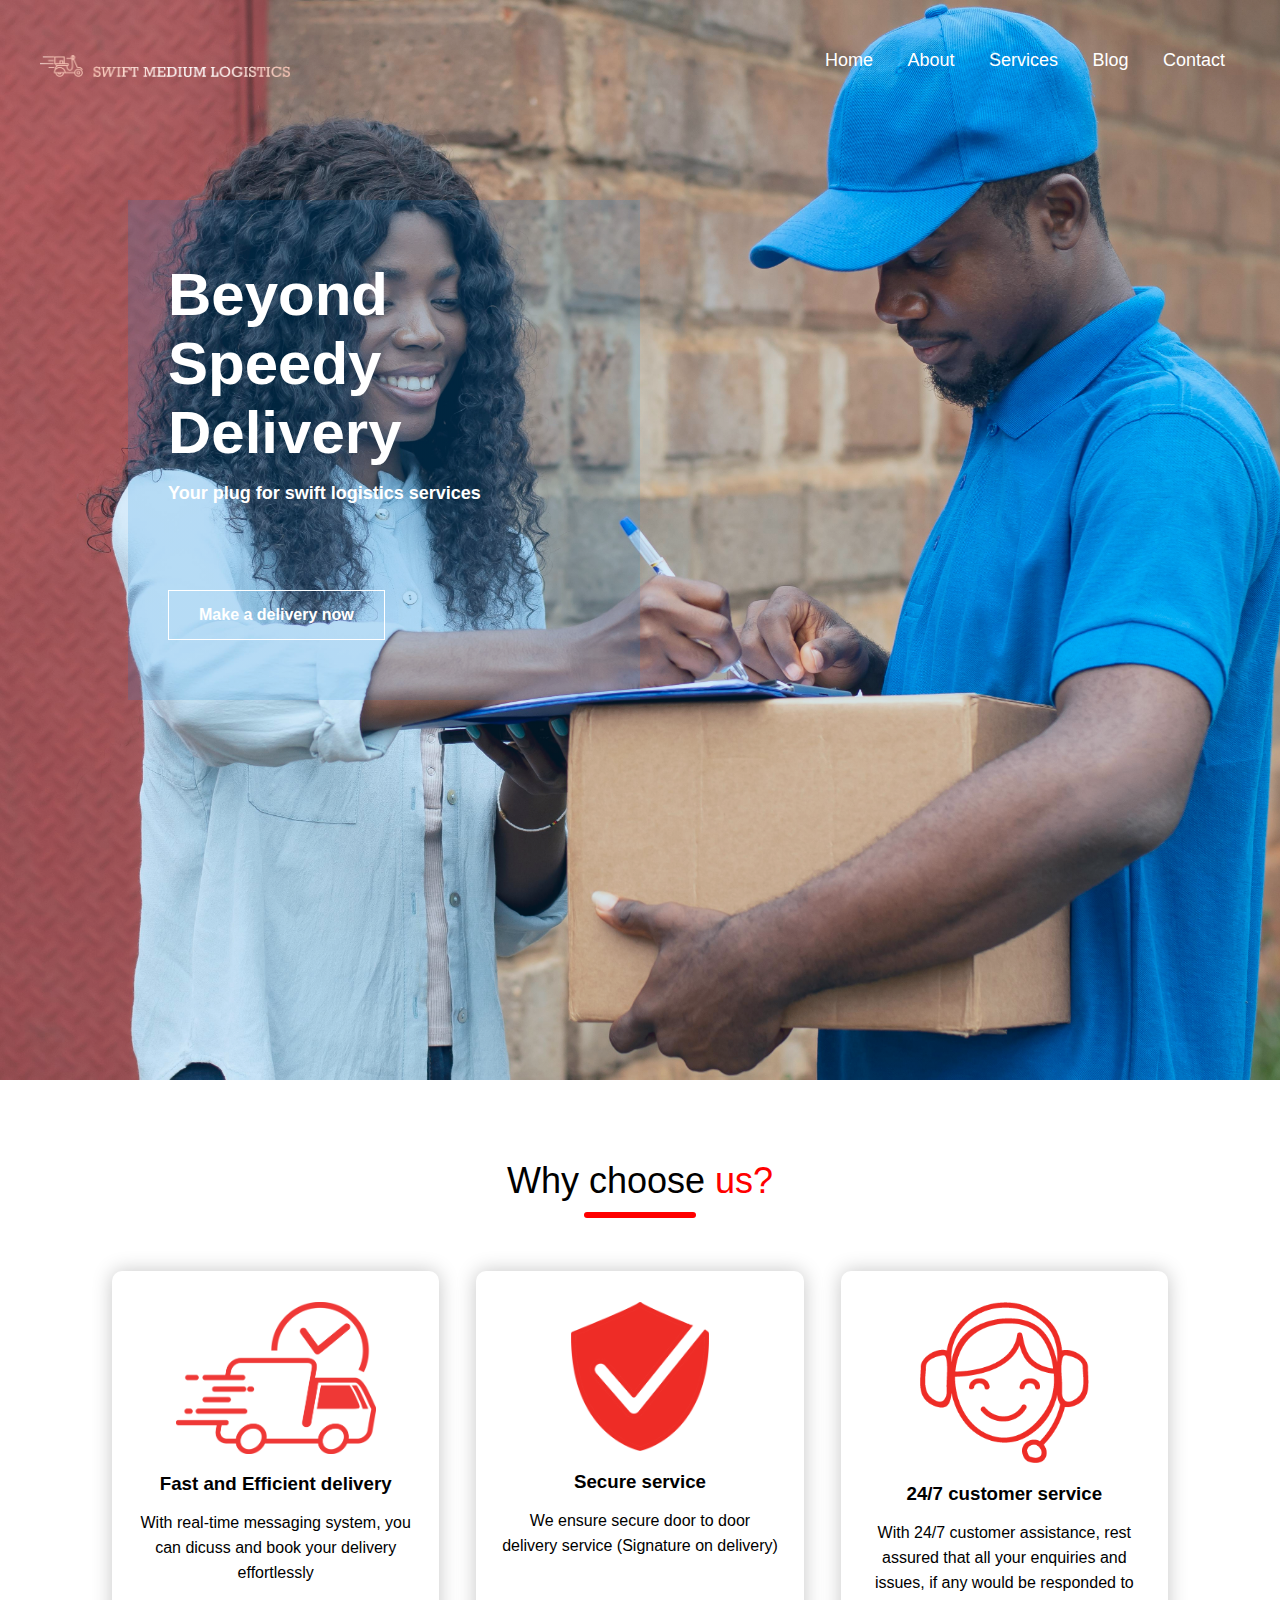
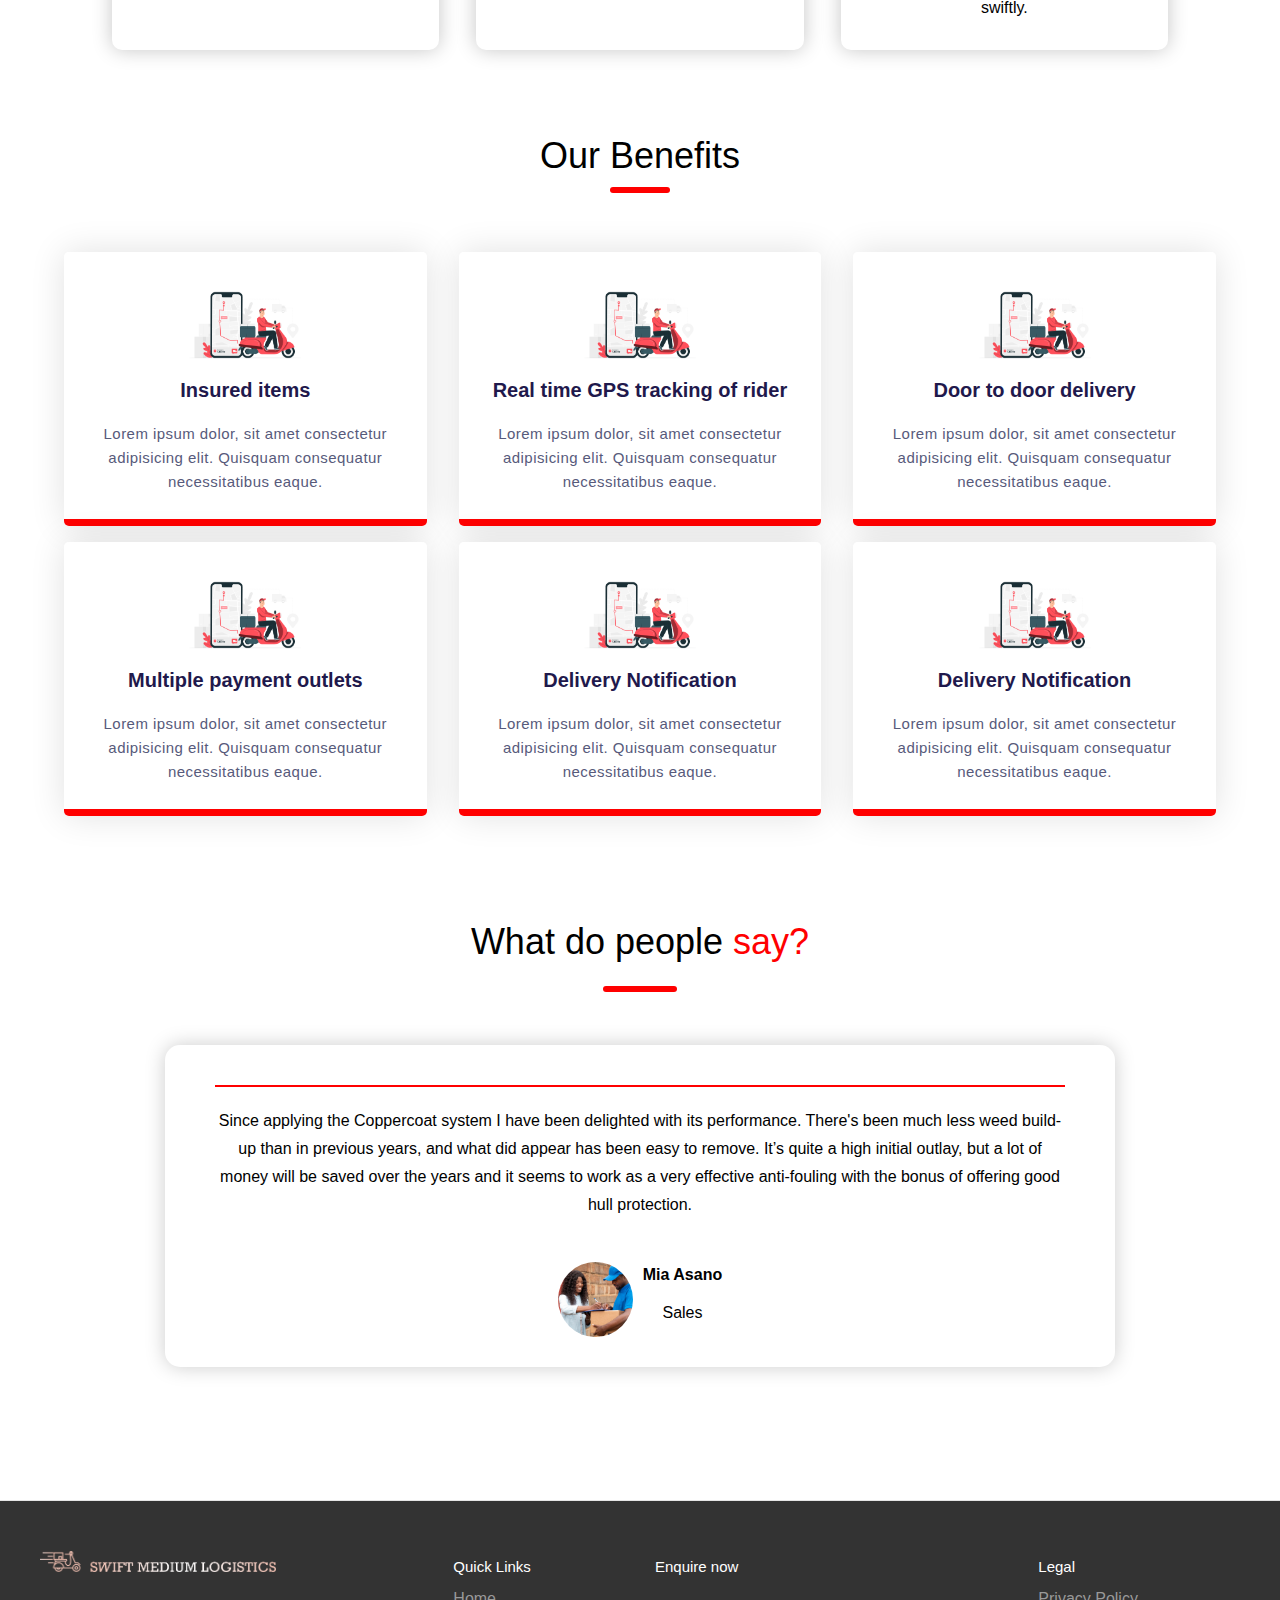
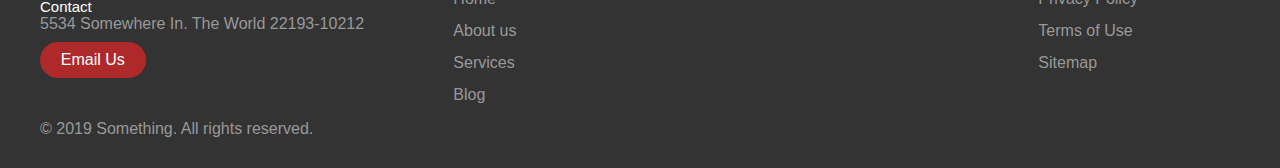
<file: home/index.html>
<!DOCTYPE html>
<html lang="en">

<head>
  <meta charset="UTF-8">
  <meta http-equiv="X-UA-Compatible" content="IE=edge">
  <meta name="viewport" content="width=device-width, initial-scale=1.0">
  <title>Document</title>
  <link rel="stylesheet" href="styles.css">
</head>

<body>

  <!-- Header -->

  <header>
    <nav>
      <a href="index.html"><img class="logo" src="img/SWIFT MEDIUM LOGISTICS logo.png"></a>
      <span class="nav-open-btn">=</span>
      <div class="wrapper">
        <div class="navlinks">
          <span class="nav-close-btn">X</span>
          <a href="index.html">Home</a>
          <a href="../about/about_us.html">About</a>
          <a href="../services/services.html">Services</a>
          <a href="">Blog</a>
          <a href="">Contact</a>
        </div>
      </div>
    </nav>

    <div class="textbox">
      <h1 onclick="close()">Beyond Speedy Delivery
        <p>Your plug for swift logistics services</p>
        <a href="https://www.deliveryorderforms.com/orderWithoutUpfrontPay/3NDd0s8MA0">Make a delivery now</a>
    </div>
  </header>




  <main>

    <!-- Perks -->

    <section class="perks">
      <h1>Why choose <span style="color: red;">us?</span></h1>

      <div class="row">
        <div class="col">
          <div class="img-container">
            <img src="img/speedy delivery.png">
          </div>
          <h3>Fast and Efficient delivery</h3>
          <p> With real-time messaging system, you can dicuss and book your delivery effortlessly</p>
        </div>

        <div class="col col-2">
          <div class="img-container-2">
            <img src="img/safe guard.png">
          </div>
          <h3>Secure service</h3>
          <p> We ensure secure door to door delivery service (Signature on delivery)</p>
        </div>

        <div class="col">
          <div class="img-container-3">
            <img src="img/customer.png">
          </div>
          <h3>24/7 customer service</h3>
          <p>With 24/7 customer assistance, rest assured that all your enquiries and issues,
            if any would be responded to swiftly.</p>
        </div>
      </div>
    </section>




    <!-- Benefits -->

    <section class="benefits">
      <h1> Our Benefits </h1>

      <div class="ben-row">

        <div class="column">
          <div class="card">
            <div class="icon-wrapper">
              <img src="img/3333449.jpg" style="width: 100%;">
            </div>
            <h3>Insured items</h3>
            <p>
              Lorem ipsum dolor, sit amet consectetur adipisicing elit. Quisquam
              consequatur necessitatibus eaque.
            </p>
          </div>
        </div>

        <div class="column">
          <div class="card">
            <div class="icon-wrapper">
              <img src="img/3333449.jpg" style="width: 100%;">
            </div>
            <h3>Real time GPS tracking of rider</h3>
            <p>
              Lorem ipsum dolor, sit amet consectetur adipisicing elit. Quisquam
              consequatur necessitatibus eaque.
            </p>
          </div>
        </div>

        <div class="column">
          <div class="card">
            <div class="icon-wrapper">
              <img src="img/3333449.jpg" style="width: 100%;">
            </div>
            <h3>Door to door delivery</h3>
            <p>
              Lorem ipsum dolor, sit amet consectetur adipisicing elit. Quisquam
              consequatur necessitatibus eaque.
            </p>
          </div>
        </div>

        <div class="column">
          <div class="card">
            <div class="icon-wrapper">
              <img src="img/3333449.jpg" style="width: 100%;">
            </div>
            <h3>Multiple payment outlets</h3>
            <p>
              Lorem ipsum dolor, sit amet consectetur adipisicing elit. Quisquam
              consequatur necessitatibus eaque.
            </p>
          </div>
        </div>

        <div class="column">
          <div class="card">
            <div class="icon-wrapper">
              <img src="img/3333449.jpg" style="width: 100%;">
            </div>
            <h3>Delivery Notification</h3>
            <p>
              Lorem ipsum dolor, sit amet consectetur adipisicing elit. Quisquam
              consequatur necessitatibus eaque.
            </p>
          </div>
        </div>

        <div class="column">
          <div class="card">
            <div class="icon-wrapper">
              <img src="img/3333449.jpg" style="width: 100%;">
            </div>
            <h3>Delivery Notification</h3>
            <p>
              Lorem ipsum dolor, sit amet consectetur adipisicing elit. Quisquam
              consequatur necessitatibus eaque.
            </p>
          </div>
        </div>

      </div>

    </section>




    <section class="testimonial">
      <h1> What do people <span style="color: red;">say?</span></h1>

      <div class="testimonial-container">
        <div class="progress-bar"></div>
        <div class="fas fa-quote-left fa-quote"></div>
        <div class="fas fa-quote-right fa-quote"></div>
        <p class="testimonial-text">
          Since applying the Coppercoat system I have been delighted with its performance. There's been much less weed
          build-up than in previous years, and what did appear has been easy to remove. It’s quite a high initial
          outlay, but a lot of money will be saved over the years and it seems to work as a very effective
          anti-fouling with the bonus of offering good hull protection.
        </p>
        <div class="user">
          <img src="img/hero.jpg" alt="user" class="user-image">
          <div class="user-details">
            <h4 class="username">Mia Asano</h4>
            <p class="role">Sales</p>
          </div>
        </div>
      </div>

    </section>





    <footer class="footer">
      <div class="footer__addr">
        <a class="footer__logo"><img src="img/SWIFT MEDIUM LOGISTICS logo.png" class="lg" style="width: 60%;"></a>

        <h2>Contact</h2>

        <address>
          5534 Somewhere In. The World 22193-10212<br>

          <a class="footer__btn" href="mailto:example@gmail.com">Email Us</a>
        </address>
      </div>

      <ul class="footer__nav">
        <li class="nav__item">
          <h2 class="nav__title">Quick Links</h2>

          <ul class="nav__ul">
            <li>
              <a href="#">Home</a>
            </li>

            <li>
              <a href="#">About us</a>
            </li>

            <li>
              <a href="#">Services</a>
            </li>

            <li>
              <a href="#">Blog</a>
            </li>
          </ul>
        </li>

        <li class="nav__item nav__item--extra">
          <h2 class="nav__title">Enquire now</h2>

          <div class="nav__ul nav__ul--extra">
          </div>
        </li>

        <li class="nav__item">
          <h2 class="nav__title">Legal</h2>

          <ul class="nav__ul">
            <li>
              <a href="#">Privacy Policy</a>
            </li>

            <li>
              <a href="#">Terms of Use</a>
            </li>

            <li>
              <a href="#">Sitemap</a>
            </li>
          </ul>
        </li>
      </ul>

      <div class="legal">
        <p>&copy; 2019 Something. All rights reserved.</p>

        <div class="legal__links">
          <span></span>
        </div>
      </div>
    </footer>
    

  </main>




  <script src="script.js"></script>
</body>

</html>
</file>
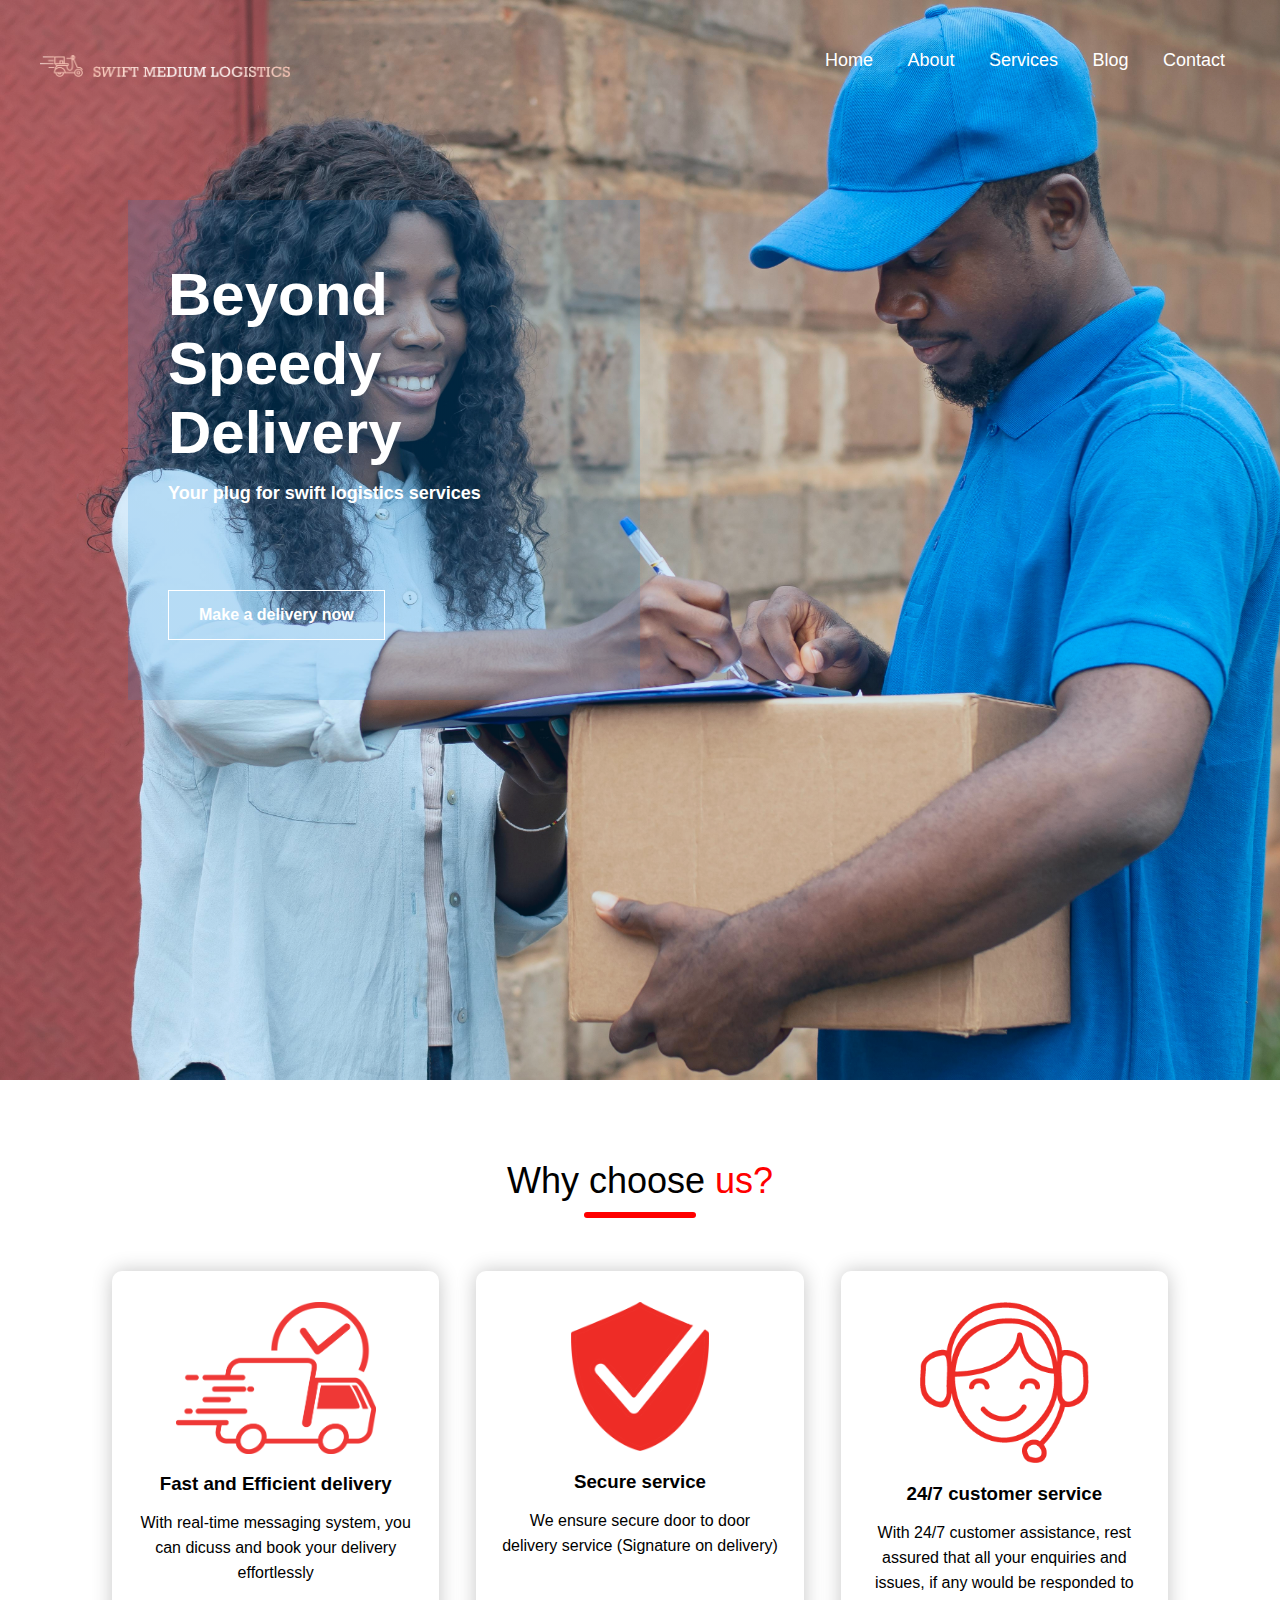
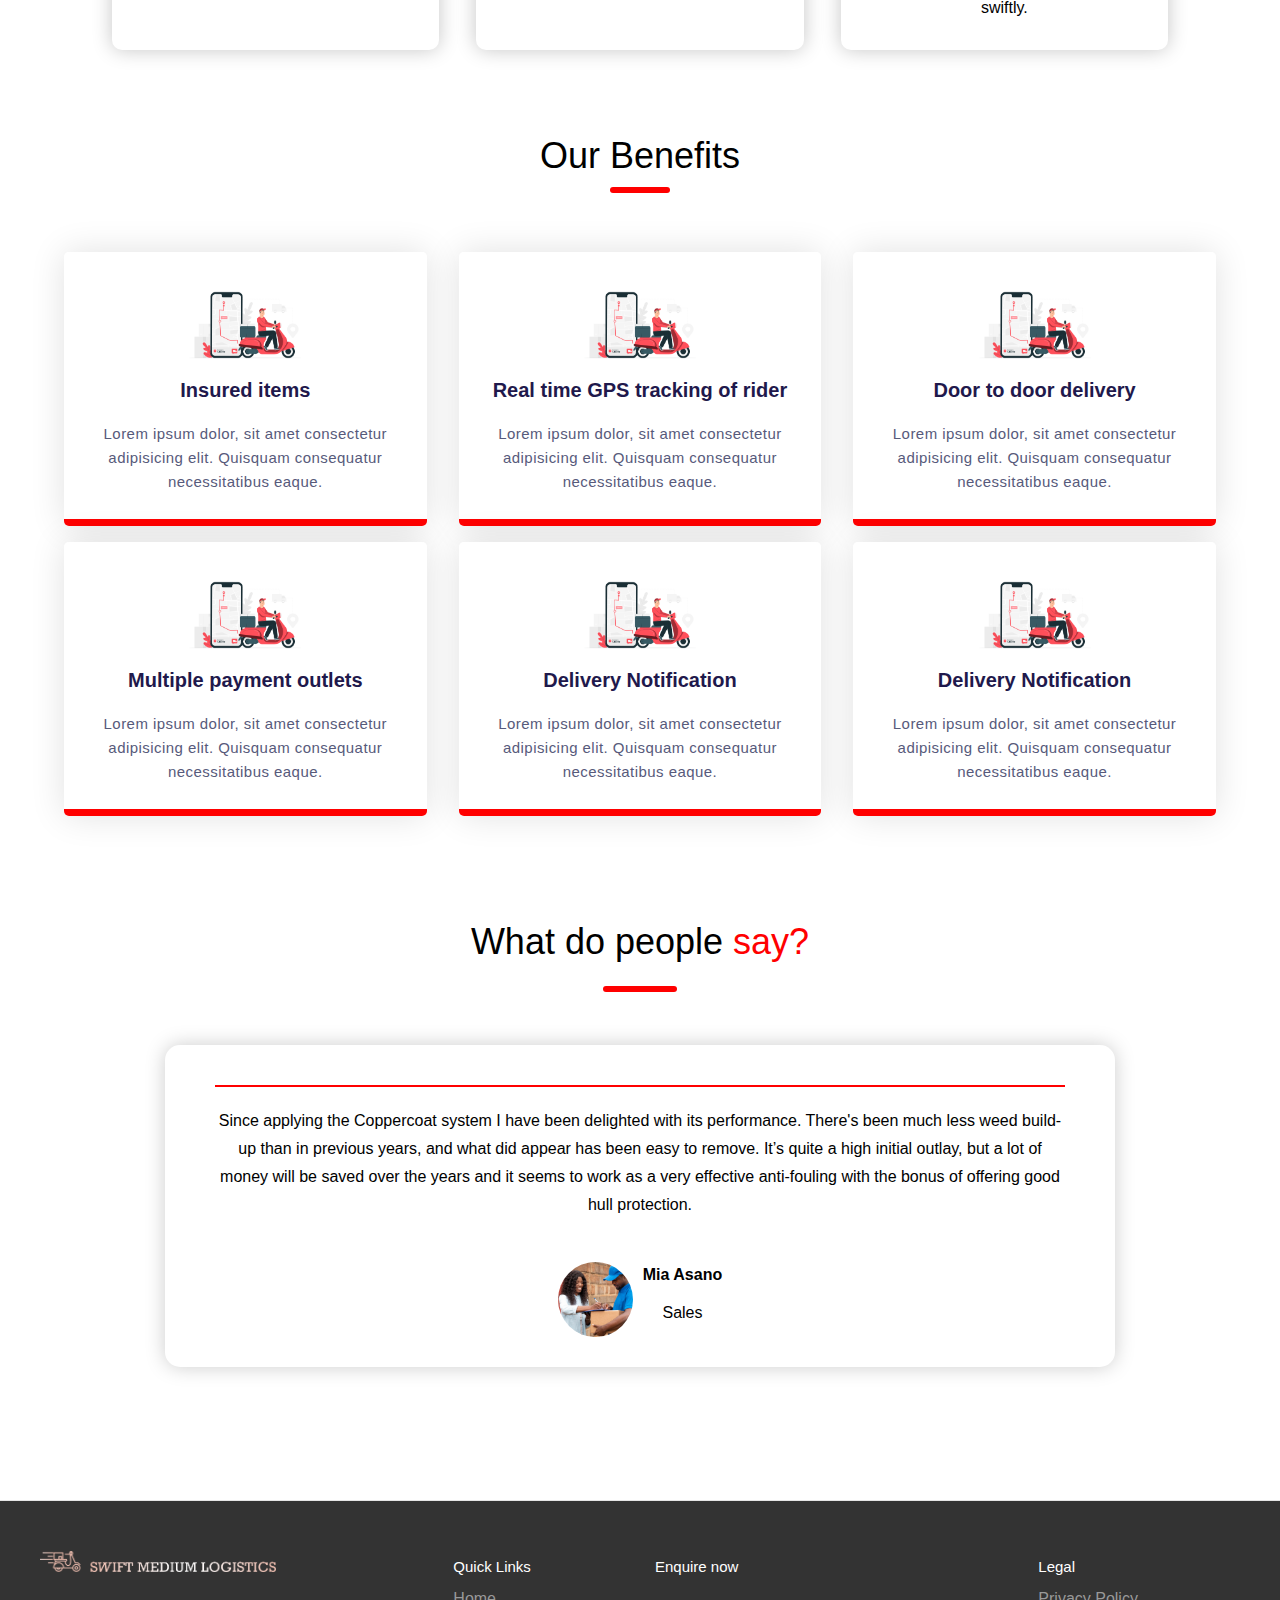
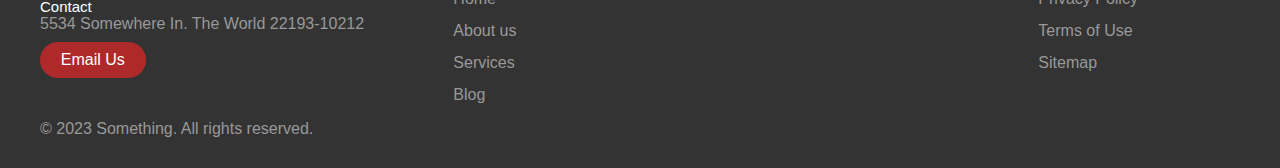
<file: sites/home/index.html>
<!DOCTYPE html>
<html lang="en">

<head>
  <meta charset="UTF-8">
  <meta http-equiv="X-UA-Compatible" content="IE=edge">
  <meta name="viewport" content="width=device-width, initial-scale=1.0">
  <title>Document</title>
  <link rel="stylesheet" href="styles.css">
</head>

<body>

  <!-- Header -->

  <header>
    <nav>
      <a href="index.html"><img class="logo" src="img/SWIFT MEDIUM LOGISTICS logo.png"></a>
      <span class="nav-open-btn">=</span>
      <div class="wrapper">
        <div class="navlinks">
          <span class="nav-close-btn">X</span>
          <a href="index.html">Home</a>
          <a href="../about/about_us.html">About</a>
          <a href="../services/services.html">Services</a>
          <a href="">Blog</a>
          <a href="">Contact</a>
        </div>
      </div>
    </nav>

    <div class="textbox">
      <h1 onclick="close()">Beyond Speedy Delivery
        <p>Your plug for swift logistics services</p>
        <a href="https://www.deliveryorderforms.com/orderWithoutUpfrontPay/3NDd0s8MA0">Make a delivery now</a>
    </div>
  </header>




  <main>

    <!-- Perks -->

    <section class="perks">
      <h1>Why choose <span style="color: red;">us?</span></h1>

      <div class="row">
        <div class="col">
          <div class="img-container">
            <img src="img/speedy delivery.png">
          </div>
          <h3>Fast and Efficient delivery</h3>
          <p> With real-time messaging system, you can dicuss and book your delivery effortlessly</p>
        </div>

        <div class="col col-2">
          <div class="img-container-2">
            <img src="img/safe guard.png">
          </div>
          <h3>Secure service</h3>
          <p> We ensure secure door to door delivery service (Signature on delivery)</p>
        </div>

        <div class="col">
          <div class="img-container-3">
            <img src="img/customer.png">
          </div>
          <h3>24/7 customer service</h3>
          <p>With 24/7 customer assistance, rest assured that all your enquiries and issues,
            if any would be responded to swiftly.</p>
        </div>
      </div>
    </section>




    <!-- Benefits -->

    <section class="benefits">
      <h1> Our Benefits </h1>

      <div class="ben-row">

        <div class="column">
          <div class="card">
            <div class="icon-wrapper">
              <img src="img/3333449.jpg" style="width: 100%;">
            </div>
            <h3>Insured items</h3>
            <p>
              Lorem ipsum dolor, sit amet consectetur adipisicing elit. Quisquam
              consequatur necessitatibus eaque.
            </p>
          </div>
        </div>

        <div class="column">
          <div class="card">
            <div class="icon-wrapper">
              <img src="img/3333449.jpg" style="width: 100%;">
            </div>
            <h3>Real time GPS tracking of rider</h3>
            <p>
              Lorem ipsum dolor, sit amet consectetur adipisicing elit. Quisquam
              consequatur necessitatibus eaque.
            </p>
          </div>
        </div>

        <div class="column">
          <div class="card">
            <div class="icon-wrapper">
              <img src="img/3333449.jpg" style="width: 100%;">
            </div>
            <h3>Door to door delivery</h3>
            <p>
              Lorem ipsum dolor, sit amet consectetur adipisicing elit. Quisquam
              consequatur necessitatibus eaque.
            </p>
          </div>
        </div>

        <div class="column">
          <div class="card">
            <div class="icon-wrapper">
              <img src="img/3333449.jpg" style="width: 100%;">
            </div>
            <h3>Multiple payment outlets</h3>
            <p>
              Lorem ipsum dolor, sit amet consectetur adipisicing elit. Quisquam
              consequatur necessitatibus eaque.
            </p>
          </div>
        </div>

        <div class="column">
          <div class="card">
            <div class="icon-wrapper">
              <img src="img/3333449.jpg" style="width: 100%;">
            </div>
            <h3>Delivery Notification</h3>
            <p>
              Lorem ipsum dolor, sit amet consectetur adipisicing elit. Quisquam
              consequatur necessitatibus eaque.
            </p>
          </div>
        </div>

        <div class="column">
          <div class="card">
            <div class="icon-wrapper">
              <img src="img/3333449.jpg" style="width: 100%;">
            </div>
            <h3>Delivery Notification</h3>
            <p>
              Lorem ipsum dolor, sit amet consectetur adipisicing elit. Quisquam
              consequatur necessitatibus eaque.
            </p>
          </div>
        </div>

      </div>

    </section>




    <section class="testimonial">
      <h1> What do people <span style="color: red;">say?</span></h1>

      <div class="testimonial-container">
        <div class="progress-bar"></div>
        <div class="fas fa-quote-left fa-quote"></div>
        <div class="fas fa-quote-right fa-quote"></div>
        <p class="testimonial-text">
          Since applying the Coppercoat system I have been delighted with its performance. There's been much less weed
          build-up than in previous years, and what did appear has been easy to remove. It’s quite a high initial
          outlay, but a lot of money will be saved over the years and it seems to work as a very effective
          anti-fouling with the bonus of offering good hull protection.
        </p>
        <div class="user">
          <img src="img/hero.jpg" alt="user" class="user-image">
          <div class="user-details">
            <h4 class="username">Mia Asano</h4>
            <p class="role">Sales</p>
          </div>
        </div>
      </div>

    </section>





    <footer class="footer">
      <div class="footer__addr">
        <a class="footer__logo"><img src="img/SWIFT MEDIUM LOGISTICS logo.png" class="lg" style="width: 60%;"></a>

        <h2>Contact</h2>

        <address>
          5534 Somewhere In. The World 22193-10212<br>

          <a class="footer__btn" href="mailto:example@gmail.com">Email Us</a>
        </address>
      </div>

      <ul class="footer__nav">
        <li class="nav__item">
          <h2 class="nav__title">Quick Links</h2>

          <ul class="nav__ul">
            <li>
              <a href="#">Home</a>
            </li>

            <li>
              <a href="#">About us</a>
            </li>

            <li>
              <a href="#">Services</a>
            </li>

            <li>
              <a href="#">Blog</a>
            </li>
          </ul>
        </li>

        <li class="nav__item nav__item--extra">
          <h2 class="nav__title">Enquire now</h2>

          <div class="nav__ul nav__ul--extra">
          </div>
        </li>

        <li class="nav__item">
          <h2 class="nav__title">Legal</h2>

          <ul class="nav__ul">
            <li>
              <a href="#">Privacy Policy</a>
            </li>

            <li>
              <a href="#">Terms of Use</a>
            </li>

            <li>
              <a href="#">Sitemap</a>
            </li>
          </ul>
        </li>
      </ul>

      <div class="legal">
        <p>&copy; 2023 Something. All rights reserved.</p>

        <div class="legal__links">
          <span></span>
        </div>
      </div>
    </footer>
    

  </main>




  <script src="script.js"></script>
</body>

</html>
</file>
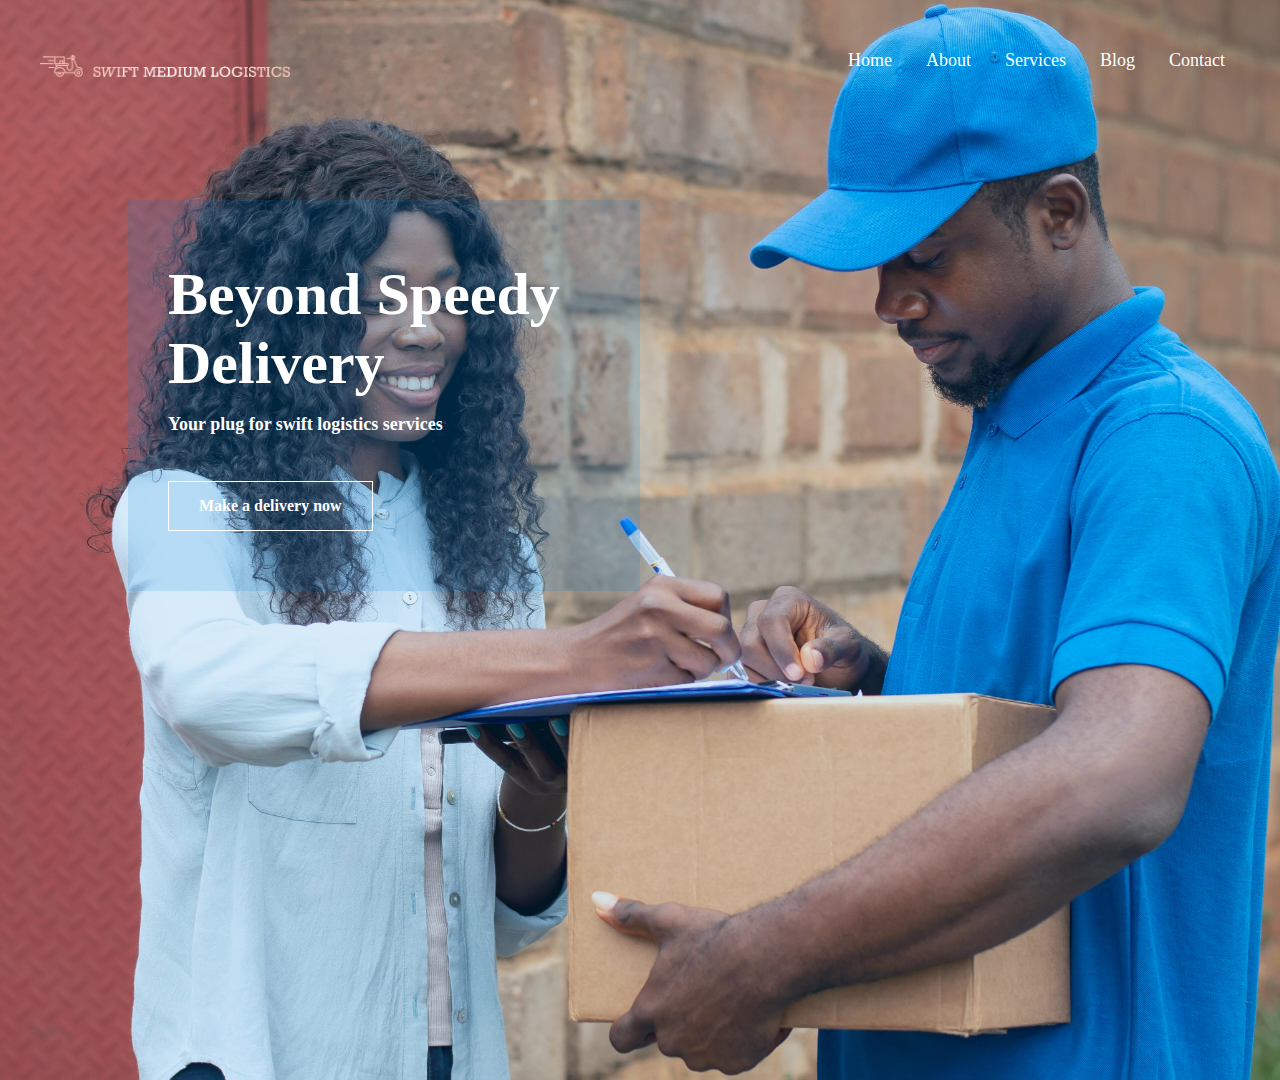
<file: about/about_us.html>
<!DOCTYPE html>
<html lang="en">

<head>
    <meta charset="UTF-8">
    <meta http-equiv="X-UA-Compatible" content="IE=edge">
    <meta name="viewport" content="width=device-width, initial-scale=1.0">
    <title>Document</title>
    <link rel="stylesheet" href="styles.css">
</head>

<body>
    <header>
        <nav>
            <a href="../home/index.html"><img class="logo" src="SWIFT MEDIUM LOGISTICS logo.png"></a>
            <span class="nav-open-btn">=</span>
            <div class="navlinks">
                <span class="nav-close-btn">X</span>
                <a href="../home/index.html">Home</a>
                <a href="about_us.html">About</a>
                <a href="../services/services.html">Services</a>
                <a href="">Blog</a>
                <a href="">Contact</a>

            </div>
        </nav>

        <div class="textbox">
            <h1 onclick="close()">Beyond Speedy Delivery
                <p>Your plug for swift logistics services</p>
                <a href="">Make a delivery now</a>
        </div>
    </header>
    <main>

    </main>
</body>
</html>
</file>
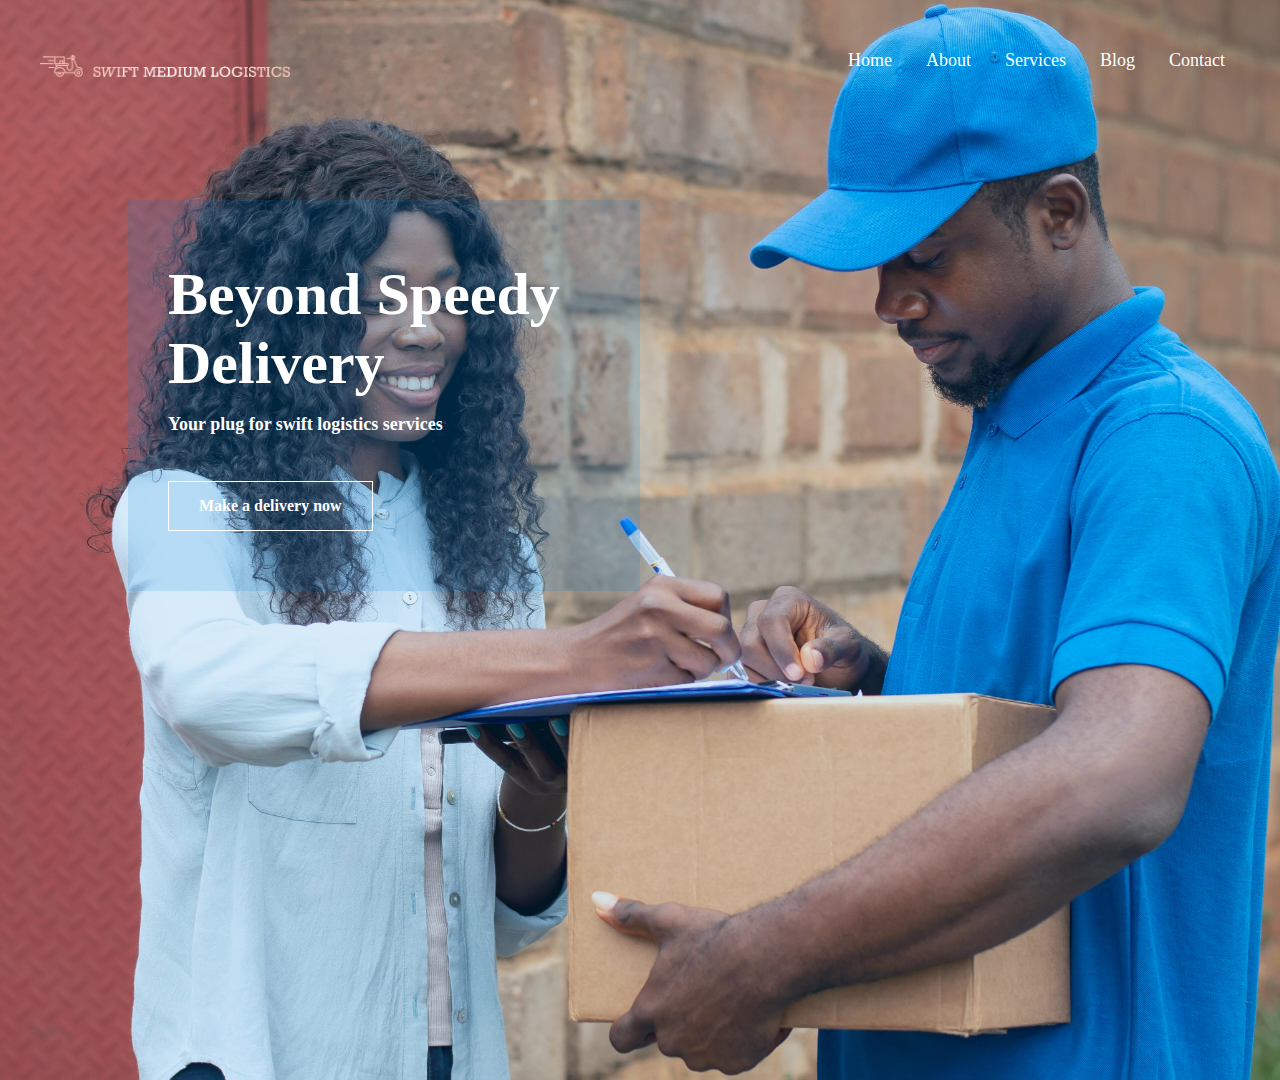
<file: services/services.html>
<!DOCTYPE html>
<html lang="en">

<head>
    <meta charset="UTF-8">
    <meta http-equiv="X-UA-Compatible" content="IE=edge">
    <meta name="viewport" content="width=device-width, initial-scale=1.0">
    <title>Document</title>
    <link rel="stylesheet" href="styles.css">
</head>

<body>
    <header>
        <nav>
            <a href="../home/index.html"><img class="logo" src="SWIFT MEDIUM LOGISTICS logo.png"></a>
            <span class="nav-open-btn">=</span>
            <div class="navlinks">
                <span class="nav-close-btn">X</span>
                <a href="../home/index.html">Home</a>
                <a href="../about/about_us.html">About</a>
                <a href="services.html">Services</a>
                <a href="">Blog</a>
                <a href="">Contact</a>

            </div>
        </nav>

        <div class="textbox">
            <h1 onclick="close()">Beyond Speedy Delivery
                <p>Your plug for swift logistics services</p>
                <a href="">Make a delivery now</a>
        </div>
    </header>
    <main>

    </main>
</body>
</html>
</file>
<file: home/styles.css>
* {
    margin: 0;
    padding: 0;
    box-sizing: border-box;
    font-family: 'Segoe UI', Tahoma, Geneva, Verdana, sans-serif;
}



/*Header*/

header {
    background-image: linear-gradient(rgba(0, 133, 222, 0.151), rgba(0, 133, 222, 0.151)), url(img/hero.jpg);
    background-position: center;
    background-size: cover;
    width: 100%;
    min-height: 120vh;
}

nav {
    display: flex;
    justify-content: space-between;
    align-items: center;
    padding: 30px 40px;
}

.logo {
    width: 250px;
}

.navlinks {
    text-align: right;
    flex: 1;
}

.navlinks a {
    text-decoration: none;
    color: #fff;
    padding: 20px 15px;
    display: inline-block;
    font-size: 18px;
}

.navlinks a::after {
    content: '';
    width: 0;
    height: 5px;
    display: block;
    background-color: rgb(223, 27, 27);
    transition: 0.3s;
    margin-top: 10px;
}

.navlinks a:hover::after {
    width: 100%;

}

.nav-open-btn {
    color: white;
    display: block;
    font-size: 40px;
    cursor: pointer;
    display: none;
    font-weight: bolder;
}

.nav-close-btn {
    margin-top: 20px;
    margin-left: 30px;
    margin-bottom: 35px;
    color: white;
    font-size: 22px;
    font-weight: bolder;
    cursor: pointer;
    display: none;
}

.nav-open-btn:hover {
    color: #f44336;
}

.nav-close-btn:hover {
    color: black;
}

/*End of Header*/





/*Responsive header*/

@media screen and (max-width: 750px) {
    .logo {
        width: 225px;
    }

    nav {
        padding: 30px 15px;
    }

    .wrapper {
        position: absolute;
        top: 0;
        right: 0;
        background-color: rgba(0, 0, 0, 0.5);
        width: 100%;
        height: 120vh;
        display: none;
    }

    .navlinks {
        text-align: left;
        position: absolute;
        top: 0;
        right: 0;
        background-color: #f44336;
        width: 60%;
        height: 120vh;
        display: none;
    }

    .navlinks a {
        display: block;
        padding: 20px 30px;
        text-align: center;
    }

    .navlinks a::after {
        display: none;
    }

    .navlinks a:hover {
        color: black;
        background: white;
        transition: 0.2s;
    }

    .nav-open-btn {
        display: block;
    }

    .nav-close-btn {
        display: inline-block;
    }
}

/*End of Responsive header*/




/*Header's Textboxt*/

.textbox {
    padding: 60px 40px;
    background-color: rgba(0, 133, 222, 0.151);
    width: 40%;
    color: white;
    margin-left: 10%;
    margin-top: 5%;
}

.textbox h1 {
    font-size: 60px;
}

.textbox p {
    margin-top: 15px;
    margin-bottom: 35px;
    font-size: 18px;
    line-height: 23px;
}

.textbox a {
    display: inline-block;
    color: #fff;
    text-decoration: none;
    border: 1px solid #fff;
    padding: 15px 30px;
    margin-top: 50px;
    background: transparent;
    cursor: pointer;
    font-size: 16px;
}

.textbox a:hover {
    background-color: #f44336;
    border: 1px solid #f44336;
    transition: 0.7s;
}

/*End of Header's Textboxt*/




/* Responsive header's text box*/
@media screen and (max-width: 850px) {
    .textbox {
        margin-top: 30%;
        width: 50%;
    }
}

@media screen and (max-width: 750px) {
    .textbox h1 {
        font-size: 35px;
    }

    .textbox p {
        font-size: 15px;
        margin: 0;
        margin: 10px 0;
    }

    .textbox {
        width: 100%;
        text-align: center;
        background-color: transparent;
        margin-left: 0;
        margin-top: 55%;
    }

    .textbox a {
        margin: 0;
    }
}

/*End of Responsive header's text box*/




/* Perks section*/

.perks {
    width: 90%;
    margin: auto;
    text-align: center;
    padding-top: 80px;
}

.perks>h1 {
    font-size: 36px;
    font-weight: 500;
}

.perks>h1::after {
    content: "";
    width: 10%;
    padding: 1px 3px;
    height: 4px;
    background-color: red;
    display: block;
    margin: 0 auto;
    border-radius: 10px;
    margin-top: 10px;
}

.row {
    margin-top: 5%;
    display: flex;
    justify-content: space-between;
}

.col {
    flex-basis: 31%;
    border-radius: 10px;
    margin-bottom: 5%;
    padding: 0 10px;
    box-shadow: 0 0px 20px 0px rgba(0, 0, 0, 0.226);
}

.col .img-container {
    width: 65%;
    margin: auto;
    margin-top: 10%;
    margin-bottom: 5%;
}

.img-container img {
    width: 100%;
}

.img-container-2 img {
    width: 100%;
}

.img-container-2 {
    width: 45%;
    margin: auto;
    margin-top: 10%;
    margin-bottom: 5%;
}

.img-container-3 img {
    width: 100%;
}

.img-container-3 {
    width: 55%;
    margin: auto;
    margin-top: 10%;
    margin-bottom: 5%;
}

.col h3 {
    font-weight: 600;
    margin: 0;
    text-align: center;
}

.col p {
    line-height: 25px;
    font-weight: 400;
    margin-bottom: 5%;
    padding: 15px;
}

/*End of Perks section*/




/* Responsive coloumn for perks */

@media screen and (width: 810px) {
    .col {
        padding: 25px;
    }

    .col p {
        display: none;
    }
}


@media screen and (max-width:750px) {
    .perks {
        padding-top: 50px;
        margin-bottom: 15%;
    }

    .perks h1 {
        margin-bottom: 10%;
    }

    .perks h1::after,
    .about-us h1::after {
        width: 20%;
    }

    .row {
        flex-direction: column;
        align-items: center;
    }

    .col {
        width: 100%;
        box-shadow: 0 0 20px 0px rgba(0, 0, 0, 0.205);
        padding: 40px 10px;
    }

    .col h3 {
        margin: 0;
        font-size: 22px;
    }

    .col p {
        margin: 0;
        display: none;
    }

    .col .img-container {
        margin-top: 0;
        margin-bottom: 25px;
    }

    .img-container img {
        width: 70%;
    }

    .img-container-2 {
        margin-top: 0;
        margin-bottom: 25px;
    }

    .img-container-2 img {
        width: 65%;
    }

    .img-container-3 img {
        width: 55%;
    }

    .img-container-3 {
        margin-top: 0;
        margin-bottom: 8%;
    }

}

/*End of Responsive coloumn for perks */





/*About us section*/

.benefits {
    width: 100%;
    display: grid;
    margin: auto;
    place-items: center;
}

.benefits>h1 {
    font-size: 36px;
    font-weight: 500;
}

.benefits>h1::after {
    content: "";
    width: 10%;
    padding: 1px 20px;
    height: 4px;
    background-color: red;
    display: block;
    margin: 0 auto;
    border-radius: 10px;
    margin-top: 10px;
}

.ben-row {
    margin-top: 5%;
    display: flex;
    flex-wrap: wrap;
}

.column {
    width: 100%;
    padding: 0 1em 1em 1em;
    text-align: center;
}

.card {
    width: 100%;
    height: 100%;
    padding: 2em 1.5em;
    background: linear-gradient(#ffffff 50%, red 50%);
    background-size: 100% 200%;
    background-position: 0 2.5%;
    border-radius: 5px;
    box-shadow: 0 0 35px rgba(0, 0, 0, 0.12);
    cursor: pointer;
    transition: 0.5s;
}

.card h3 {
    font-size: 20px;
    font-weight: 600;
    color: #1f194c;
    margin: 1em 0;
}

.card p {
    color: #575a7b;
    font-size: 15px;
    line-height: 1.6;
    letter-spacing: 0.03em;
}

.icon-wrapper {
    position: relative;
    margin: auto;
    font-size: 30px;
    height: 2.5em;
    width: 4em;
    color: #ffffff;
    border-radius: 50%;
    display: grid;
    place-items: center;
    transition: 0.5s;
}

.card:hover {
    background-position: 0 100%;
}

.card:hover .icon-wrapper {
    background-color: #ffffff;
    color: red;
}

.card:hover h3 {
    color: #ffffff;
}

.card:hover p {
    color: #f0f0f0;
}


@media screen and (max-width:750px){
    .ben-row{
        margin-top: 10%;
    }

}

@media screen and (min-width: 768px) {
    section {
        padding: 0 2em;
    }

    .column {
        flex: 0 50%;
        max-width: 50%;
    }
}

@media screen and (min-width: 992px) {
    section {
        padding: 1em 3em;
    }

    .column {
        flex: 0 0 33.33%;
        max-width: 33.33%;
    }
}




.testimonial {
    width: 90%;
    display: flex;
    flex-direction: column;
    align-items: center;
    justify-content: center;
    overflow: hidden;
    margin: 0 auto;
    margin-top: 5%;
    margin-bottom: 5%;
}

.testimonial>h1 {
    font-size: 36px;
    font-weight: 500;
}

.testimonial>h1::after {
    content: "";
    width: 10%;
    padding: 1px 20px;
    height: 4px;
    background-color: red;
    display: block;
    margin: 0 auto;
    border-radius: 10px;
    margin-top: 30px;
}

.testimonial-text {
    display: flex;
    flex-direction: column;
    align-items: center;
    justify-content: center;
    overflow: hidden;
    margin: 0;
}


.testimonial-container {
    border-radius: 15px;
    width: 90%;
    margin: 0 auto;
    padding: 30px 50px;
    position: relative;
    box-shadow: 0 0 20px 0px rgba(0, 0, 0, 0.205);
    margin-top: 5%;
    margin-bottom: 5%;
}

.fa-quote {
    color: rgba(255, 255, 255, 0.3);
    font-size: 28px;
    position: absolute;
    top: 70px;
}

.fa-quote-left {
    left: 40px;
}

.fa-quote-right {
    right: 40px;
}

.testimonial {
    line-height: 28px;
    text-align: center;
}

.user {
    display: flex;
    align-items: center;
    justify-content: center;
    margin-top: 5%;
}

.user .user-image {
    border-radius: 50%;
    height: 75px;
    width: 75px;
    object-fit: cover;
}

.user .user-details {
    margin-left: 10px;
}

.user .username {
    margin: 0;
}

.user .role {
    font-weight: normal;
    margin: 10px 0;
}

.progress-bar {
    background-color: red;
    height: 2px;
    width: 100%;
    animation: grow 3.5s linear infinite;
    transform-origin: left;
    margin: 10px 0 20px 0;
}

@keyframes grow {
    0% {
        transform: scaleX(0);
    }
}

@media (max-width: 768px) {
    .testimonial{
        margin-top: 15%;
    }

    .testimonial-container {
        padding: 20px 30px;
        margin-top: 10%;
    }

    .fa-quote {
        display: none;
    }
}






footer{
    width: 100%;
    background-color: #333333;
    display: flex;
    flex-flow: row wrap;
    padding: 50px 40px 30px 40px;
    border-top: 1px solid #e5e5e5;
    color: white;
}


.footer > * {
    flex:  1 100%;
  }
  
  .footer__addr {
    margin-right: 1.25em;
    margin-bottom: 2em;
  }
  
  .footer__logo {
    font-family: 'Pacifico', cursive;
    font-weight: 400;
    text-transform: lowercase;
    font-size: 1.5rem;
  }
  
  .footer__addr h2 {
    margin-top: 1.3em;
    font-size: 15px;
    font-weight: 400;
  }
  
  .nav__title {
    font-weight: 400;
    font-size: 15px;
  }
  
  .footer address {
    font-style: normal;
    color: #999;
  }
  
  .footer__btn {
    display: flex;
    align-items: center;
    justify-content: center;
    height: 36px;
    max-width: max-content;
    background-color: rgba(235, 39, 39, 0.671);
    border-radius: 100px;
    color: white;
    line-height: 0;
    margin: 0.6em 0;
    font-size: 1rem;
    padding: 0 1.3em;
  }
  
  .footer ul {
    list-style: none;
    padding-left: 0;
  }
  
  .footer li {
    line-height: 2em;
  }
  
  .footer a {
    text-decoration: none;
  }
  
  .footer__nav {
    display: flex;
      flex-flow: row wrap;
  }
  
  .footer__nav > * {
    flex: 1 50%;
    margin-right: 1.25em;
  }
  
  .nav__ul a {
    color: #999;
  }
  
  .nav__ul--extra {
    column-count: 2;
    column-gap: 1.25em;
  }
  
  .legal {
    display: flex;
    flex-wrap: wrap;
    color: #999;
  }
    
  .legal__links {
    display: flex;
    align-items: center;
  }
  
  .heart {
    color: #2f2f2f;
  }
  
  @media screen and (min-width: 24.375em) {
    .legal .legal__links {
      margin-left: auto;
    }
  }
  
  @media screen and (min-width: 40.375em) {
    .footer__nav > * {
      flex: 1;
    }
    
    .nav__item--extra {
      flex-grow: 2;
    }
    
    .footer__addr {
      flex: 1 0px;
    }
    
    .footer__nav {
      flex: 2 0px;
    }
  }
</file>
<file: sites/home/styles.css>
* {
    margin: 0;
    padding: 0;
    box-sizing: border-box;
    font-family: 'Segoe UI', Tahoma, Geneva, Verdana, sans-serif;
}



/*Header*/

header {
    background-image: linear-gradient(rgba(0, 133, 222, 0.151), rgba(0, 133, 222, 0.151)), url(img/hero.jpg);
    background-position: center;
    background-size: cover;
    width: 100%;
    min-height: 120vh;
}

nav {
    display: flex;
    justify-content: space-between;
    align-items: center;
    padding: 30px 40px;
}

.logo {
    width: 250px;
}

.navlinks {
    text-align: right;
    flex: 1;
}

.navlinks a {
    text-decoration: none;
    color: #fff;
    padding: 20px 15px;
    display: inline-block;
    font-size: 18px;
}

.navlinks a::after {
    content: '';
    width: 0;
    height: 5px;
    display: block;
    background-color: rgb(223, 27, 27);
    transition: 0.3s;
    margin-top: 10px;
}

.navlinks a:hover::after {
    width: 100%;

}

.nav-open-btn {
    color: white;
    display: block;
    font-size: 40px;
    cursor: pointer;
    display: none;
    font-weight: bolder;
}

.nav-close-btn {
    margin-top: 20px;
    margin-left: 30px;
    margin-bottom: 35px;
    color: white;
    font-size: 22px;
    font-weight: bolder;
    cursor: pointer;
    display: none;
}

.nav-open-btn:hover {
    color: #f44336;
}

.nav-close-btn:hover {
    color: black;
}

/*End of Header*/





/*Responsive header*/

@media screen and (max-width: 750px) {
    .logo {
        width: 225px;
    }

    nav {
        padding: 30px 15px;
    }

    .wrapper {
        position: absolute;
        top: 0;
        right: 0;
        background-color: rgba(0, 0, 0, 0.5);
        width: 100%;
        height: 120vh;
        display: none;
    }

    .navlinks {
        text-align: left;
        position: absolute;
        top: 0;
        right: 0;
        background-color: #f44336;
        width: 60%;
        height: 120vh;
        display: none;
    }

    .navlinks a {
        display: block;
        padding: 20px 30px;
        text-align: center;
    }

    .navlinks a::after {
        display: none;
    }

    .navlinks a:hover {
        color: black;
        background: white;
        transition: 0.2s;
    }

    .nav-open-btn {
        display: block;
    }

    .nav-close-btn {
        display: inline-block;
    }
}

/*End of Responsive header*/




/*Header's Textboxt*/

.textbox {
    padding: 60px 40px;
    background-color: rgba(0, 133, 222, 0.151);
    width: 40%;
    color: white;
    margin-left: 10%;
    margin-top: 5%;
}

.textbox h1 {
    font-size: 60px;
}

.textbox p {
    margin-top: 15px;
    margin-bottom: 35px;
    font-size: 18px;
    line-height: 23px;
}

.textbox a {
    display: inline-block;
    color: #fff;
    text-decoration: none;
    border: 1px solid #fff;
    padding: 15px 30px;
    margin-top: 50px;
    background: transparent;
    cursor: pointer;
    font-size: 16px;
}

.textbox a:hover {
    background-color: #f44336;
    border: 1px solid #f44336;
    transition: 0.7s;
}

/*End of Header's Textboxt*/




/* Responsive header's text box*/
@media screen and (max-width: 850px) {
    .textbox {
        margin-top: 30%;
        width: 50%;
    }
}

@media screen and (max-width: 750px) {
    .textbox h1 {
        font-size: 35px;
    }

    .textbox p {
        font-size: 15px;
        margin: 0;
        margin: 10px 0;
    }

    .textbox {
        width: 100%;
        text-align: center;
        background-color: transparent;
        margin-left: 0;
        margin-top: 55%;
    }

    .textbox a {
        margin: 0;
    }
}

/*End of Responsive header's text box*/




/* Perks section*/

.perks {
    width: 90%;
    margin: auto;
    text-align: center;
    padding-top: 80px;
}

.perks>h1 {
    font-size: 36px;
    font-weight: 500;
}

.perks>h1::after {
    content: "";
    width: 10%;
    padding: 1px 3px;
    height: 4px;
    background-color: red;
    display: block;
    margin: 0 auto;
    border-radius: 10px;
    margin-top: 10px;
}

.row {
    margin-top: 5%;
    display: flex;
    justify-content: space-between;
}

.col {
    flex-basis: 31%;
    border-radius: 10px;
    margin-bottom: 5%;
    padding: 0 10px;
    box-shadow: 0 0px 20px 0px rgba(0, 0, 0, 0.226);
}

.col .img-container {
    width: 65%;
    margin: auto;
    margin-top: 10%;
    margin-bottom: 5%;
}

.img-container img {
    width: 100%;
}

.img-container-2 img {
    width: 100%;
}

.img-container-2 {
    width: 45%;
    margin: auto;
    margin-top: 10%;
    margin-bottom: 5%;
}

.img-container-3 img {
    width: 100%;
}

.img-container-3 {
    width: 55%;
    margin: auto;
    margin-top: 10%;
    margin-bottom: 5%;
}

.col h3 {
    font-weight: 600;
    margin: 0;
    text-align: center;
}

.col p {
    line-height: 25px;
    font-weight: 400;
    margin-bottom: 5%;
    padding: 15px;
}

/*End of Perks section*/




/* Responsive coloumn for perks */

@media screen and (width: 810px) {
    .col {
        padding: 25px;
    }

    .col p {
        display: none;
    }
}


@media screen and (max-width:750px) {
    .perks {
        padding-top: 50px;
        margin-bottom: 15%;
    }

    .perks h1 {
        margin-bottom: 10%;
    }

    .perks h1::after,
    .about-us h1::after {
        width: 20%;
    }

    .row {
        flex-direction: column;
        align-items: center;
    }

    .col {
        width: 100%;
        box-shadow: 0 0 20px 0px rgba(0, 0, 0, 0.205);
        padding: 40px 10px;
    }

    .col h3 {
        margin: 0;
        font-size: 22px;
    }

    .col p {
        margin: 0;
        display: none;
    }

    .col .img-container {
        margin-top: 0;
        margin-bottom: 25px;
    }

    .img-container img {
        width: 70%;
    }

    .img-container-2 {
        margin-top: 0;
        margin-bottom: 25px;
    }

    .img-container-2 img {
        width: 65%;
    }

    .img-container-3 img {
        width: 55%;
    }

    .img-container-3 {
        margin-top: 0;
        margin-bottom: 8%;
    }

}

/*End of Responsive coloumn for perks */





/*About us section*/

.benefits {
    width: 100%;
    display: grid;
    margin: auto;
    place-items: center;
}

.benefits>h1 {
    font-size: 36px;
    font-weight: 500;
}

.benefits>h1::after {
    content: "";
    width: 10%;
    padding: 1px 20px;
    height: 4px;
    background-color: red;
    display: block;
    margin: 0 auto;
    border-radius: 10px;
    margin-top: 10px;
}

.ben-row {
    margin-top: 5%;
    display: flex;
    flex-wrap: wrap;
}

.column {
    width: 100%;
    padding: 0 1em 1em 1em;
    text-align: center;
}

.card {
    width: 100%;
    height: 100%;
    padding: 2em 1.5em;
    background: linear-gradient(#ffffff 50%, red 50%);
    background-size: 100% 200%;
    background-position: 0 2.5%;
    border-radius: 5px;
    box-shadow: 0 0 35px rgba(0, 0, 0, 0.12);
    cursor: pointer;
    transition: 0.5s;
}

.card h3 {
    font-size: 20px;
    font-weight: 600;
    color: #1f194c;
    margin: 1em 0;
}

.card p {
    color: #575a7b;
    font-size: 15px;
    line-height: 1.6;
    letter-spacing: 0.03em;
}

.icon-wrapper {
    position: relative;
    margin: auto;
    font-size: 30px;
    height: 2.5em;
    width: 4em;
    color: #ffffff;
    border-radius: 50%;
    display: grid;
    place-items: center;
    transition: 0.5s;
}

.card:hover {
    background-position: 0 100%;
}

.card:hover .icon-wrapper {
    background-color: #ffffff;
    color: red;
}

.card:hover h3 {
    color: #ffffff;
}

.card:hover p {
    color: #f0f0f0;
}


@media screen and (max-width:750px){
    .ben-row{
        margin-top: 10%;
    }

}

@media screen and (min-width: 768px) {
    section {
        padding: 0 2em;
    }

    .column {
        flex: 0 50%;
        max-width: 50%;
    }
}

@media screen and (min-width: 992px) {
    section {
        padding: 1em 3em;
    }

    .column {
        flex: 0 0 33.33%;
        max-width: 33.33%;
    }
}




.testimonial {
    width: 90%;
    display: flex;
    flex-direction: column;
    align-items: center;
    justify-content: center;
    overflow: hidden;
    margin: 0 auto;
    margin-top: 5%;
    margin-bottom: 5%;
}

.testimonial>h1 {
    font-size: 36px;
    font-weight: 500;
}

.testimonial>h1::after {
    content: "";
    width: 10%;
    padding: 1px 20px;
    height: 4px;
    background-color: red;
    display: block;
    margin: 0 auto;
    border-radius: 10px;
    margin-top: 30px;
}

.testimonial-text {
    display: flex;
    flex-direction: column;
    align-items: center;
    justify-content: center;
    overflow: hidden;
    margin: 0;
}


.testimonial-container {
    border-radius: 15px;
    width: 90%;
    margin: 0 auto;
    padding: 30px 50px;
    position: relative;
    box-shadow: 0 0 20px 0px rgba(0, 0, 0, 0.205);
    margin-top: 5%;
    margin-bottom: 5%;
}

.fa-quote {
    color: rgba(255, 255, 255, 0.3);
    font-size: 28px;
    position: absolute;
    top: 70px;
}

.fa-quote-left {
    left: 40px;
}

.fa-quote-right {
    right: 40px;
}

.testimonial {
    line-height: 28px;
    text-align: center;
}

.user {
    display: flex;
    align-items: center;
    justify-content: center;
    margin-top: 5%;
}

.user .user-image {
    border-radius: 50%;
    height: 75px;
    width: 75px;
    object-fit: cover;
}

.user .user-details {
    margin-left: 10px;
}

.user .username {
    margin: 0;
}

.user .role {
    font-weight: normal;
    margin: 10px 0;
}

.progress-bar {
    background-color: red;
    height: 2px;
    width: 100%;
    animation: grow 3.5s linear infinite;
    transform-origin: left;
    margin: 10px 0 20px 0;
}

@keyframes grow {
    0% {
        transform: scaleX(0);
    }
}

@media (max-width: 768px) {
    .testimonial{
        margin-top: 15%;
    }

    .testimonial-container {
        padding: 20px 30px;
        margin-top: 10%;
    }

    .fa-quote {
        display: none;
    }
}






footer{
    width: 100%;
    background-color: #333333;
    display: flex;
    flex-flow: row wrap;
    padding: 50px 40px 30px 40px;
    border-top: 1px solid #e5e5e5;
    color: white;
}


.footer > * {
    flex:  1 100%;
  }
  
  .footer__addr {
    margin-right: 1.25em;
    margin-bottom: 2em;
  }
  
  .footer__logo {
    font-family: 'Pacifico', cursive;
    font-weight: 400;
    text-transform: lowercase;
    font-size: 1.5rem;
  }
  
  .footer__addr h2 {
    margin-top: 1.3em;
    font-size: 15px;
    font-weight: 400;
  }
  
  .nav__title {
    font-weight: 400;
    font-size: 15px;
  }
  
  .footer address {
    font-style: normal;
    color: #999;
  }
  
  .footer__btn {
    display: flex;
    align-items: center;
    justify-content: center;
    height: 36px;
    max-width: max-content;
    background-color: rgba(235, 39, 39, 0.671);
    border-radius: 100px;
    color: white;
    line-height: 0;
    margin: 0.6em 0;
    font-size: 1rem;
    padding: 0 1.3em;
  }
  
  .footer ul {
    list-style: none;
    padding-left: 0;
  }
  
  .footer li {
    line-height: 2em;
  }
  
  .footer a {
    text-decoration: none;
  }
  
  .footer__nav {
    display: flex;
      flex-flow: row wrap;
  }
  
  .footer__nav > * {
    flex: 1 50%;
    margin-right: 1.25em;
  }
  
  .nav__ul a {
    color: #999;
  }
  
  .nav__ul--extra {
    column-count: 2;
    column-gap: 1.25em;
  }
  
  .legal {
    display: flex;
    flex-wrap: wrap;
    color: #999;
  }
    
  .legal__links {
    display: flex;
    align-items: center;
  }
  
  .heart {
    color: #2f2f2f;
  }
  
  @media screen and (min-width: 24.375em) {
    .legal .legal__links {
      margin-left: auto;
    }
  }
  
  @media screen and (min-width: 40.375em) {
    .footer__nav > * {
      flex: 1;
    }
    
    .nav__item--extra {
      flex-grow: 2;
    }
    
    .footer__addr {
      flex: 1 0px;
    }
    
    .footer__nav {
      flex: 2 0px;
    }
  }
</file>
<file: about/styles.css>
* {
    margin: 0;
    padding: 0;
    box-sizing: border-box;
    font-family: 'Lato', 'Segoe UI', Tahoma, Geneva, Verdana, serif, sans-serif;
}



/*Header*/

header {
    background-image: linear-gradient(rgba(0, 133, 222, 0.151), rgba(0, 133, 222, 0.151)), url(../img/hero.jpg);
    background-position: center;
    background-size: cover;
    width: 100%;
    min-height: 120vh;
}

nav {
    display: flex;
    justify-content: space-between;
    align-items: center;
    padding: 30px 40px;
}

.logo {
    width: 250px;
}

.navlinks {
    text-align: right;
    flex: 1;
}

.navlinks a {
    text-decoration: none;
    color: #fff;
    padding: 20px 15px;
    display: inline-block;
    font-size: 18px;
}

.navlinks a::after {
    content: '';
    width: 0;
    height: 5px;
    display: block;
    background-color: rgb(223, 27, 27);
    transition: 0.3s;
    margin-top: 10px;
}

.navlinks a:hover::after {
    width: 100%;
}

.navlinks .active::after {
    content: '';
    width: 100%;
    height: 5px;
    display: block;
    background-color: rgb(223, 27, 27);
    margin-top: 10px;
}

.navlinks .active:hover::after {
    width: 0;
    transition: 0.3s;
}

.nav-open-btn {
    color: white;
    display: block;
    font-size: 40px;
    cursor: pointer;
    display: none;
    font-weight: bolder;
}

.nav-close-btn {
    margin-top: 20px;
    margin-left: 30px;
    margin-bottom: 35px;
    color: white;
    font-size: 22px;
    font-weight: bolder;
    cursor: pointer;
    display: none;
}

.nav-open-btn:hover {
    color: #f44336;
}

.nav-close-btn:hover {
    color: black;
}

/*End of Header*/





/*Responsive header*/

@media screen and (max-width: 750px) {
    .logo {
        width: 225px;
    }

    nav {
        padding: 30px 15px;
    }

    .wrapper {
        position: absolute;
        top: 0;
        right: 0;
        background-color: rgba(0, 0, 0, 0.5);
        width: 100%;
        height: 120vh;
        display: none;
    }

    .navlinks {
        text-align: left;
        position: absolute;
        top: 0;
        right: 0;
        background-color: #f44336;
        width: 60%;
        height: 120vh;
        display: none;
    }

    .navlinks a {
        display: block;
        padding: 20px 30px;
        text-align: center;
    }

    .navlinks a::after {
        display: none;
    }

    .navlinks a:hover {
        color: red;
        background: white;
        transition: 0.2s;
    }

    .nav-open-btn {
        display: block;
    }

    .nav-close-btn {
        display: inline-block;
    }

    .navlinks .active::after {
        display: none;
    }

    .navlinks .active {
        background-color: white;
        color: red;
    }
}

/*End of Responsive header*/




/*Header's Textboxt*/

.textbox {
    padding: 60px 40px;
    background-color: rgba(0, 133, 222, 0.151);
    width: 40%;
    color: white;
    margin-left: 10%;
    margin-top: 5%;
}

.textbox h1 {
    font-size: 60px;
}

.textbox p {
    margin-top: 15px;
    margin-bottom: 15px;
    font-size: 18px;
    line-height: 23px;
}

.textbox a {
    display: inline-block;
    color: #fff;
    text-decoration: none;
    border: 1px solid #fff;
    padding: 15px 30px;
    margin-top: 30px;
    background: transparent;
    cursor: pointer;
    font-size: 16px;
}

.textbox a:hover {
    background-color: #f44336;
    border: 1px solid #f44336;
    transition: 0.7s;
}

/*End of Header's Textboxt*/




/* Responsive header's text box*/
@media screen and (max-width: 850px) {
    .textbox {
        margin-top: 30%;
        width: 50%;
    }
}

@media screen and (max-width: 750px) {
    .textbox h1 {
        font-size: 35px;
    }

    .textbox p {
        font-size: 15px;
        margin: 0;
        margin: 10px 0;
    }

    .textbox {
        width: 100%;
        text-align: center;
        background-color: transparent;
        margin-left: 0;
        margin-top: 55%;
    }

    .textbox a {
        margin: 0;
    }
}


main h1 {
    font-size: 36px;
    font-weight: 500;
    padding-top: 80px;
    text-align: center;
    margin: auto;
}

main>h1::after {
    content: "";
    width: 3%;
    padding: 1px 20px;
    height: 4px;
    background-color: red;
    display: block;
    margin: 0 auto;
    border-radius: 10px;
    margin-top: 10px;
}

.about-us {
    width: 90%;
    padding: 20px 30px;
    border-radius: 15px;
    box-shadow: 0 0 35px rgba(0, 0, 0, 0.12);
    margin: 0 auto;
}

.section-title h2 {
    font-size: 36px;
    font-weight: 500;
    padding-top: 80px;
    text-align: center;
    margin: auto;
    margin-bottom: 5%;
}

.pic {
    width: 30%;
    border-radius: 50%;
}

.about {
    width: 100%;
    margin: 0 auto;
    padding: 20px 30px;
    display: flex;
    align-items: center;
    justify-content: space-around;
}

.text {
    width: 65%;
    padding: 10px;
    margin-left: 5%;
}

.text h3 {
    font-size: 40px;
    font-weight: normal;
    margin-bottom: 10px;
}

.text p {
    font-size: 18px;
    font-weight: 300;
    line-height: 25px;
    letter-spacing: 1px;
}

.text .title {
    color: #4070f4;
    font-size: 30px;
    font-weight: 400;
    margin-bottom: 25px;
}



.data {
    margin-top: 30px;
}

.contact {
    font-size: 18px;
    background: #4070f4;
    color: #fff;
    text-decoration: none;
    border: none;
    outline: none;
    padding: 8px 25px;
    border-radius: 6px;
    transition: 0.5s;
}

.contact:hover {
    cursor: pointer;
    background: red;
}

@media screen and (max-width: 650px) {
    .section-title {
        padding-top: 50px;
        margin-bottom: 15%;
    }

    main h1 {
        margin-bottom: 10%;
    }

    .about-us {
        width: 90%;
        padding: 0;
    }

    .about {
        flex-direction: column;
        padding: 40px 0;
        text-align: center;
    }

    .text {
        padding: 20px 0;
        width: 85%;
    }

    .about img {
        width: 80%;
    }

    .text p {
        font-weight: 300;
    }
}


.projcard-container {
    margin: 50px 0;
}

/* Actual Code: */
.projcard-container,
.projcard-container * {
    box-sizing: border-box;
}

.projcard-container {
    margin-left: auto;
    margin-right: auto;
    width: 80%;
}

.projcard {
    position: relative;
    width: 100%;
    height: 300px;
    margin-bottom: 40px;
    border-radius: 10px;
    background-color: #fff;
    border: 2px solid #ddd;
    font-size: 18px;
    overflow: hidden;
    cursor: pointer;
    box-shadow: 0 4px 21px -12px rgba(0, 0, 0, .66);
    transition: box-shadow 0.2s ease, transform 0.2s ease;
}

.projcard:hover {
    box-shadow: 0 34px 32px -33px rgba(0, 0, 0, .18);
    transform: translate(0px, -3px);
}

.projcard::before {
    content: "";
    position: absolute;
    top: 0;
    right: 0;
    bottom: 0;
    left: 0;
    background-image: linear-gradient(-70deg, #424242, transparent 50%);
    opacity: 0.07;
}

.projcard:nth-child(2n)::before {
    background-image: linear-gradient(-250deg, #424242, transparent 50%);
}

.projcard-innerbox {
    position: absolute;
    top: 0;
    right: 0;
    bottom: 0;
    left: 0;
}

.projcard-img {
    position: absolute;
    width: 35%;
    top: 0;
    left: 0;
    transition: transform 0.2s ease;
}

.projcard:nth-child(2n) .projcard-img {
    left: initial;
    right: 0;
}

.projcard:hover .projcard-img {
    transform: scale(1.05) rotate(1deg);
}

.projcard:hover .projcard-bar {
    width: 70px;
}

.projcard-textbox {
    position: absolute;
    top: 7%;
    bottom: 7%;
    left: 415px;
    width: 60%;
    font-size: 17px;
}

.projcard-textbox-right {
    position: absolute;
    top: 7%;
    bottom: 7%;
    left: 55px;
    width: 55%;
    font-size: 17px;
}

.projcard:nth-child(2n) .projcard-textbox {
    left: initial;
    right: 430px;
}

.projcard-textbox::before,
.projcard-textbox::after {
    content: "";
    position: absolute;
    display: block;
    background: #ff0000bb;
    background: #fff;
    top: -20%;
    left: -65px;
    height: 140%;
    width: 60px;
    transform: rotate(8deg);
}

.projcard-textbox-right::before,
.projcard-textbox-right::after {
    content: "";
    position: absolute;
    display: block;
    background: #ff0000bb;
    background: #fff;
    top: -20%;
    right: -75px;
    height: 140%;
    width: 70px;
    transform: rotate(8deg);
}

.projcard:nth-child(2n) .projcard-textbox::before {
    display: none;
}

.projcard-textbox::after {
    display: none;
    left: initial;
    right: -55px;
}

.projcard:nth-child(2n) .projcard-textbox::after {
    display: block;
}

.projcard-textbox * {
    position: relative;
}

.projcard-title {
    font-family: 'Voces', 'Open Sans', arial, sans-serif;
    font-size: 24px;
    margin-top: 7%;
}

.projcard-subtitle {
    font-family: 'Voces', 'Open Sans', arial, sans-serif;
    color: #888;
}

.projcard-bar {
    left: -2px;
    width: 50px;
    height: 5px;
    margin: 10px 0;
    border-radius: 5px;
    background-color: #424242;
    transition: width 0.2s ease;
}

.projcard-blue .projcard-bar {
    background-color: #0088FF;
}

.projcard-blue::before {
    background-image: linear-gradient(-70deg, #0088FF, transparent 50%);
}

.projcard-blue:nth-child(2n)::before {
    background-image: linear-gradient(-250deg, #0088FF, transparent 50%);
}

.projcard-red .projcard-bar {
    background-color: #D62F1F;
}

.projcard-red::before {
    background-image: linear-gradient(-70deg, #D62F1F, transparent 50%);
}

.projcard-red:nth-child(2n)::before {
    background-image: linear-gradient(-250deg, #D62F1F, transparent 50%);
}

.projcard-green .projcard-bar {
    background-color: #40BD00;
}

.projcard-green::before {
    background-image: linear-gradient(-70deg, #40BD00, transparent 50%);
}

.projcard-green:nth-child(2n)::before {
    background-image: linear-gradient(-250deg, #40BD00, transparent 50%);
}

.projcard-yellow .projcard-bar {
    background-color: #F5AF41;
}

.projcard-yellow::before {
    background-image: linear-gradient(-70deg, #F5AF41, transparent 50%);
}

.projcard-yellow:nth-child(2n)::before {
    background-image: linear-gradient(-250deg, #F5AF41, transparent 50%);
}

.projcard-orange .projcard-bar {
    background-color: #FF5722;
}

.projcard-orange::before {
    background-image: linear-gradient(-70deg, #FF5722, transparent 50%);
}

.projcard-orange:nth-child(2n)::before {
    background-image: linear-gradient(-250deg, #FF5722, transparent 50%);
}

.projcard-brown .projcard-bar {
    background-color: #C49863;
}

.projcard-brown::before {
    background-image: linear-gradient(-70deg, #C49863, transparent 50%);
}

.projcard-brown:nth-child(2n)::before {
    background-image: linear-gradient(-250deg, #C49863, transparent 50%);
}

.projcard-grey .projcard-bar {
    background-color: #424242;
}

.projcard-grey::before {
    background-image: linear-gradient(-70deg, #424242, transparent 50%);
}

.projcard-grey:nth-child(2n)::before {
    background-image: linear-gradient(-250deg, #424242, transparent 50%);
}

.projcard-customcolor .projcard-bar {
    background-color: var(--projcard-color);
}

.projcard-customcolor::before {
    background-image: linear-gradient(-70deg, var(--projcard-color), transparent 50%);
}

.projcard-customcolor:nth-child(2n)::before {
    background-image: linear-gradient(-250deg, var(--projcard-color), transparent 50%);
}

.projcard-description {
    z-index: 10;
    font-size: 15px;
    color: #424242;
    height: 125px;
    overflow: hidden;
    text-overflow: ellipsis;
}

.projcard-tagbox {
    position: absolute;
    bottom: 3%;
    font-size: 14px;
    cursor: default;
    user-select: none;
    pointer-events: none;
}

.projcard-tag {
    display: inline-block;
    background: #E0E0E0;
    color: #777;
    border-radius: 3px 0 0 3px;
    line-height: 26px;
    padding: 0 10px 0 23px;
    position: relative;
    margin-right: 20px;
    cursor: default;
    user-select: none;
    transition: color 0.2s;
}

.projcard-tag::before {
    content: '';
    position: absolute;
    background: #fff;
    border-radius: 10px;
    box-shadow: inset 0 1px rgba(0, 0, 0, 0.25);
    height: 6px;
    left: 10px;
    width: 6px;
    top: 10px;
}

.projcard-tag::after {
    content: '';
    position: absolute;
    border-bottom: 13px solid transparent;
    border-left: 10px solid #E0E0E0;
    border-top: 13px solid transparent;
    right: -10px;
    top: 0;
}

.smallscreencard {
    display: none;
}

@media screen and (max-width:650px) {
    .projcard-container {
        display: none;
    }

    .smallscreencard {
        display: block;
    }

    .smallscreencard .about-us {
        margin-bottom: 10%;
        width: 80%;
        padding: 40px 0;
    }

    .smallscreencard .about {
        width: 90%;
    }

    .pic {
        width: 100%;
    }

    .smallscreencard .text {
        width: 100%;
    }

    .smallscreencard .text h3 {
        font-size: 30px;
    }

    .smallscreencard .text .title {
        font-size: 22px;
    }

    .smallscreencard .text .data p {
        margin-bottom: 30px;
        line-height: 24px;
        font-weight: 300;
    }

}


.footer-distributed {
    background-color: #333333;
    box-shadow: 0 1px 1px 0 rgba(0, 0, 0, 0.12);
    box-sizing: border-box;
    width: 100%;
    text-align: left;
    font: bold 16px sans-serif;
    padding: 55px 50px;
    margin-top: 10%;
}

.footer-distributed .footer-left,
.footer-distributed .footer-center,
.footer-distributed .footer-right {
    display: inline-block;
    vertical-align: top;
}

/* Footer left */

.footer-distributed .footer-left {
    width: 40%;
}

/* The company logo */

.footer-distributed h3 {
    color: #ffffff;
    font: normal 36px 'Open Sans', cursive;
    margin: 0;
}

.footer-distributed h3 span {
    color: lightseagreen;
}

/* Footer links */

.footer-distributed .footer-links {
    color: #ffffff;
    margin: 20px 0 12px;
    padding: 0;
}

.footer-distributed .footer-links a {
    display: inline-block;
    line-height: 1.8;
    font-weight: 400;
    text-decoration: none;
    color: inherit;
}

.footer-distributed .footer-company-name {
    color: white;
    font-size: 18px;
    font-weight: normal;
    margin: 0;
}

/* Footer Center */

.footer-distributed .footer-center {
    width: 35%;
}

.footer-distributed .footer-center i {
    background-color: #33383b;
    color: #ffffff;
    font-size: 25px;
    width: 38px;
    height: 38px;
    border-radius: 50%;
    text-align: center;
    line-height: 42px;
    margin: 10px 15px;
    vertical-align: middle;
}



.footer-distributed .footer-center p {
    display: inline-block;
    color: #ffffff;
    font-weight: 400;
    vertical-align: middle;
    margin: 0;
}

.footer-distributed .footer-center p span {
    display: block;
    font-weight: normal;
    font-size: 14px;
    line-height: 2;
}

.footer-distributed .footer-center p a {
    color: white;
    text-decoration: none;
}

.footer-distributed .footer-links a:before {
    content: "|";
    font-weight: 300;
    font-size: 20px;
    left: 0;
    color: #fff;
    display: inline-block;
    padding-right: 5px;
}

.footer-distributed .footer-links .link-1:before {
    content: none;
}

/* Footer Right */

.footer-distributed .footer-right {
    width: 20%;
}

.footer-distributed .footer-company-about {
    line-height: 20px;
    color: #92999f;
    font-size: 13px;
    font-weight: normal;
    margin: 0;
}

.footer-distributed .footer-company-about span {
    display: block;
    color: #ffffff;
    font-size: 25px;
    font-weight: normal;
    margin-bottom: 20px;
}

.footer-distributed .footer-icons {
    margin-top: 25px;
}

.footer-distributed .footer-icons a {
    display: inline-block;
    width: 35px;
    height: 35px;
    cursor: pointer;
    background-color: #33383b;
    border-radius: 2px;

    font-size: 20px;
    color: #ffffff;
    text-align: center;
    line-height: 35px;

    margin-right: 3px;
    margin-bottom: 5px;
}

.footer__btn {
    display: flex;
    align-items: center;
    justify-content: center;
    height: 36px;
    max-width: max-content;
    background-color: rgba(235, 39, 39, 0.623);
    border-radius: 100px;
    color: white;
    line-height: 0;
    margin: 0.6em 0;
    font-size: 1rem;
    padding: 0 1.3em;
}

.footer-logo {
    width: 50%;
    margin-bottom: 5px;
}

/* If you don't want the footer to be responsive, remove these media queries */

@media (max-width: 880px) {

    .footer-distributed {
        font: bold 14px sans-serif;
    }

    .footer-logo {
        width: 100%;
    }

    .footer-distributed .footer-left,
    .footer-distributed .footer-center,
    .footer-distributed .footer-right {
        display: block;
        width: 100%;
        margin-bottom: 40px;
        text-align: center;
    }

    .footer-distributed .footer-center i {
        margin-left: 0;
    }

}


.goalsAndValues {
    width: 100%;
    margin: 0 auto;
    display: flex;
    flex-direction: row-reverse;
    box-shadow: 0 0 35px rgba(0, 0, 0, 0.12);
    margin-top: 5%;
}

.values {
    width: 50%;
    display: flex;
    flex-direction: row;
    flex-wrap: wrap;
    justify-content: space-around;
    align-items: end;
    background-color: #92aaeb;
    padding-bottom: 50px;
}

.values h2 {
    margin-top: 10%;
    margin-left: 80px;
    font-size: 60px;
    font-weight: 400;
}

.val {
    width: 35%;
    display: flex;
    flex-direction: row;
    flex-wrap: wrap;
    margin: 0;
    padding: 10px;
    margin-top: 10%;
}

.val img {
    width: 100%;
}

.val .icn {
    width: 50%;
    margin: auto;
}

.valtxt {
    padding: 10px;
    color: white;
    text-align: center;
}

.val h3 {
    font-size: 20px;
    font-weight: 400;
    margin: 10px 0;
}

.val p {
    font-size: 14px;
    font-weight: lighter;
}


.statement {
    width: 50%;
    background: linear-gradient(90deg, #ffffff 21px, transparent 1%) center, linear-gradient(#ffffff 20px, transparent 1%) center, #2d1c5e;
    background-size: 22px 22px;
}


.statement h2 {
    margin-top: 25%;
    margin-left: 50px;
    font-size: 60px;
    font-weight: 400;
}

.statement p {
    width: 70%;
    margin-top: 20px;
    margin-left: 50px;
    font-size: 20px;
    font-weight: 300;
}

@media screen and (max-width:650px) {
    .goalsAndValues {
        flex-direction: column-reverse;
        width: 100%;
        margin: 0 auto;
        margin-top: 20%;
    }

    .statement {
        width: 100%;
        padding-bottom: 70px;
    }

    .statement h2 {
        margin-top: 15%;
        margin-left: 40px;
    }


    .statement p {
        width: 80%;
        margin-left: 40px;
        padding: 5px;
    }

    .values {
        width: 100%;
    }

    .val {
        width: 50%;

    }

    .values h2 {
        margin-top: 10%;
        margin-left: 50px;
        font-size: 60px;
        font-weight: 400;
    }
}
</file>
<file: services/styles.css>
* {
    margin: 0;
    padding: 0;
    box-sizing: border-box;
    font-family: 'Lato', 'Segoe UI', Tahoma, Geneva, Verdana, serif, sans-serif;
}

header {
    background-image: linear-gradient(rgba(0, 133, 222, 0.151), rgba(0, 133, 222, 0.151)), url(../img/hero.jpg);
    background-position: center;
    background-size: cover;
    width: 100%;
    min-height: 120vh;
}

nav {
    display: flex;
    justify-content: space-between;
    align-items: center;
    padding: 30px 40px;
}

.logo {
    width: 250px;
}

.navlinks {
    text-align: right;
    flex: 1;
}

.navlinks a {
    text-decoration: none;
    color: #fff;
    padding: 20px 15px;
    display: inline-block;
    font-size: 18px;
}

.navlinks a::after {
    content: '';
    width: 0;
    height: 5px;
    display: block;
    background-color: rgb(223, 27, 27);
    transition: 0.3s;
    margin-top: 10px;
}

.navlinks a:hover::after {
    width: 100%;
}

.navlinks .active::after{
    content: '';
    width: 100%;
    height: 5px;
    display: block;
    background-color: rgb(223, 27, 27);
    margin-top: 10px;
}

.navlinks .active:hover::after{
    width: 0;
    transition: 0.3s;
}

.nav-open-btn {
    color: white;
    display: block;
    font-size: 40px;
    cursor: pointer;
    display: none;
    font-weight: bolder;
}

.nav-close-btn {
    margin-top: 20px;
    margin-left: 30px;
    margin-bottom: 35px;
    color: white;
    font-size: 22px;
    font-weight: bolder;
    cursor: pointer;
    display: none;
}

.nav-open-btn:hover {
    color: #f44336;
}

.nav-close-btn:hover {
    color: black;
}

/*End of Header*/





/*Responsive header*/

@media screen and (max-width: 750px) {
    .logo {
        width: 225px;
    }

    nav {
        padding: 30px 15px;
    }

    .wrapper {
        position: absolute;
        top: 0;
        right: 0;
        background-color: rgba(0, 0, 0, 0.5);
        width: 100%;
        height: 120vh;
        display: none;
    }

    .navlinks {
        text-align: left;
        position: absolute;
        top: 0;
        right: 0;
        background-color: #f44336;
        width: 60%;
        height: 120vh;
        display: none;
    }

    .navlinks a {
        display: block;
        padding: 20px 30px;
        text-align: center;
    }

    .navlinks a::after {
        display: none;
    }

    .navlinks a:hover {
        color: red;
        background: white;
        transition: 0.2s;
    }

    .nav-open-btn {
        display: block;
    }

    .nav-close-btn {
        display: inline-block;
    }

    .navlinks .active::after{
        display: none;
    }

    .navlinks .active{
        background-color: white;
        color: red;
    }
}

/*End of Responsive header*/





.textbox {
    padding: 60px 40px;
    background-color: rgba(0, 133, 222, 0.151);
    width: 40%;
    color: white;
    margin-left: 10%;
    margin-top: 5%;
}

.textbox h1 {
    font-size: 60px;
}

.textbox p {
    margin-top: 15px;
    margin-bottom: 15px;
    font-size: 18px;
    line-height: 23px;
}

.textbox a {
    display: inline-block;
    color: #fff;
    text-decoration: none;
    border: 1px solid #fff;
    padding: 15px 30px;
    margin-top: 30px;
    background: transparent;
    cursor: pointer;
    font-size: 16px;
}

.textbox a:hover {
    background-color: #f44336;
    border: 1px solid #f44336;
    transition: 0.7s;
}

/* Responsive header text box*/
@media screen and (max-width: 850px){
    .textbox{
        margin-top: 30%;
        width: 50%;
    }
}

@media screen and (max-width: 750px) {
    .textbox h1 {
        font-size: 35px;
    }

    .textbox p {
        font-size: 15px;
        margin: 0;
        margin: 10px 0;
    }

    .textbox {
        width: 100%;
        text-align: center;
        background-color: transparent;
        margin-left: 0;
        margin-top: 55%;
    }

    .textbox a{
        margin: 0;
    }
}

main >h1 {
    font-size: 36px;
    font-weight: 500;
    padding-top: 80px;
    text-align: center;
    margin-bottom: 10%;
}

main >h1::after {
    content: "";
    width: 10%;
    padding: 1px 3px;
    height: 4px;
    background-color: red;
    display: block;
    margin: 0 auto;
    border-radius: 10px;
    margin-top: 10px; 
}

.blog_section{
    width: 100%;
    margin-bottom: 5%;
}
.blog_img{
    width: 4
    0%;
}
.blog_taital{
    width: 100%;
    float: left;
    font-size: 40px;
    color: #141414;
    font-weight: bold;
    padding-top: 20px;
}
.blog_text {
    width: 100%;
    float: left;
    font-size: 16px;
    color: #141414;
    margin: 0px;
    padding-top: 20px;
}






.footer-distributed {
    background-color: #333333;
    box-sizing: border-box;
    width: 100%;
    text-align: left;
    font: bold 16px sans-serif;
    padding: 55px 50px;
    margin-top: 10%;
}

.footer-distributed .footer-left,
.footer-distributed .footer-center,
.footer-distributed .footer-right {
    display: inline-block;
    vertical-align: top;
}

/* Footer left */

.footer-distributed .footer-left {
    width: 40%;
}

/* The company logo */

.footer-distributed h3 {
    color: #ffffff;
    font: normal 36px 'Open Sans', cursive;
    margin: 0;
}

.footer-distributed h3 span {
    color: lightseagreen;
}

/* Footer links */

.footer-distributed .footer-links {
    color: #ffffff;
    margin: 20px 0 12px;
    padding: 0;
}

.footer-distributed .footer-links a {
    display: inline-block;
    line-height: 1.8;
    font-weight: 400;
    text-decoration: none;
    color: inherit;
}

.footer-distributed .footer-company-name {
    color: white;
    font-size: 18px;
    font-weight: normal;
    margin: 0;
}

/* Footer Center */

.footer-distributed .footer-center {
    width: 35%;
}

.footer-distributed .footer-center i {
    background-color: #33383b;
    color: #ffffff;
    font-size: 25px;
    width: 38px;
    height: 38px;
    border-radius: 50%;
    text-align: center;
    line-height: 42px;
    margin: 10px 15px;
    vertical-align: middle;
}



.footer-distributed .footer-center p {
    display: inline-block;
    color: #ffffff;
    font-weight: 400;
    vertical-align: middle;
    margin: 0;
}

.footer-distributed .footer-center p span {
    display: block;
    font-weight: normal;
    font-size: 14px;
    line-height: 2;
}

.footer-distributed .footer-center p a {
    color: white;
    text-decoration: none;
}

.footer-distributed .footer-links a:before {
    content: "|";
    font-weight: 300;
    font-size: 20px;
    left: 0;
    color: #fff;
    display: inline-block;
    padding-right: 5px;
}

.footer-distributed .footer-links .link-1:before {
    content: none;
}

/* Footer Right */

.footer-distributed .footer-right {
    width: 20%;
}

.footer-distributed .footer-company-about {
    line-height: 20px;
    color: #92999f;
    font-size: 13px;
    font-weight: normal;
    margin: 0;
}

.footer-distributed .footer-company-about span {
    display: block;
    color: #ffffff;
    font-size: 25px;
    font-weight: normal;
    margin-bottom: 20px;
}

.footer-distributed .footer-icons {
    margin-top: 25px;
}

.footer-distributed .footer-icons a {
    display: inline-block;
    width: 35px;
    height: 35px;
    cursor: pointer;
    background-color: #33383b;
    border-radius: 2px;

    font-size: 20px;
    color: #ffffff;
    text-align: center;
    line-height: 35px;

    margin-right: 3px;
    margin-bottom: 5px;
}

.footer__btn {
    display: flex;
    align-items: center;
    justify-content: center;
    height: 36px;
    max-width: max-content;
    background-color: rgba(235, 39, 39, 0.623);
    border-radius: 100px;
    color: white;
    line-height: 0;
    margin: 0.6em 0;
    font-size: 1rem;
    padding: 0 1.3em;
}

.footer-logo{
    width: 50%; 
    margin-bottom: 5px;
}

/* responsive footer queries */

@media (max-width: 880px) {

    .footer-distributed {
        font: bold 14px sans-serif;
    }

    .footer-logo{
        width: 100%; 
    }

    .footer-distributed .footer-left,
    .footer-distributed .footer-center,
    .footer-distributed .footer-right {
        display: block;
        width: 100%;
        margin-bottom: 40px;
        text-align: center;
    }

    .footer-distributed .footer-center i {
        margin-left: 0;
    }

}
</file>
